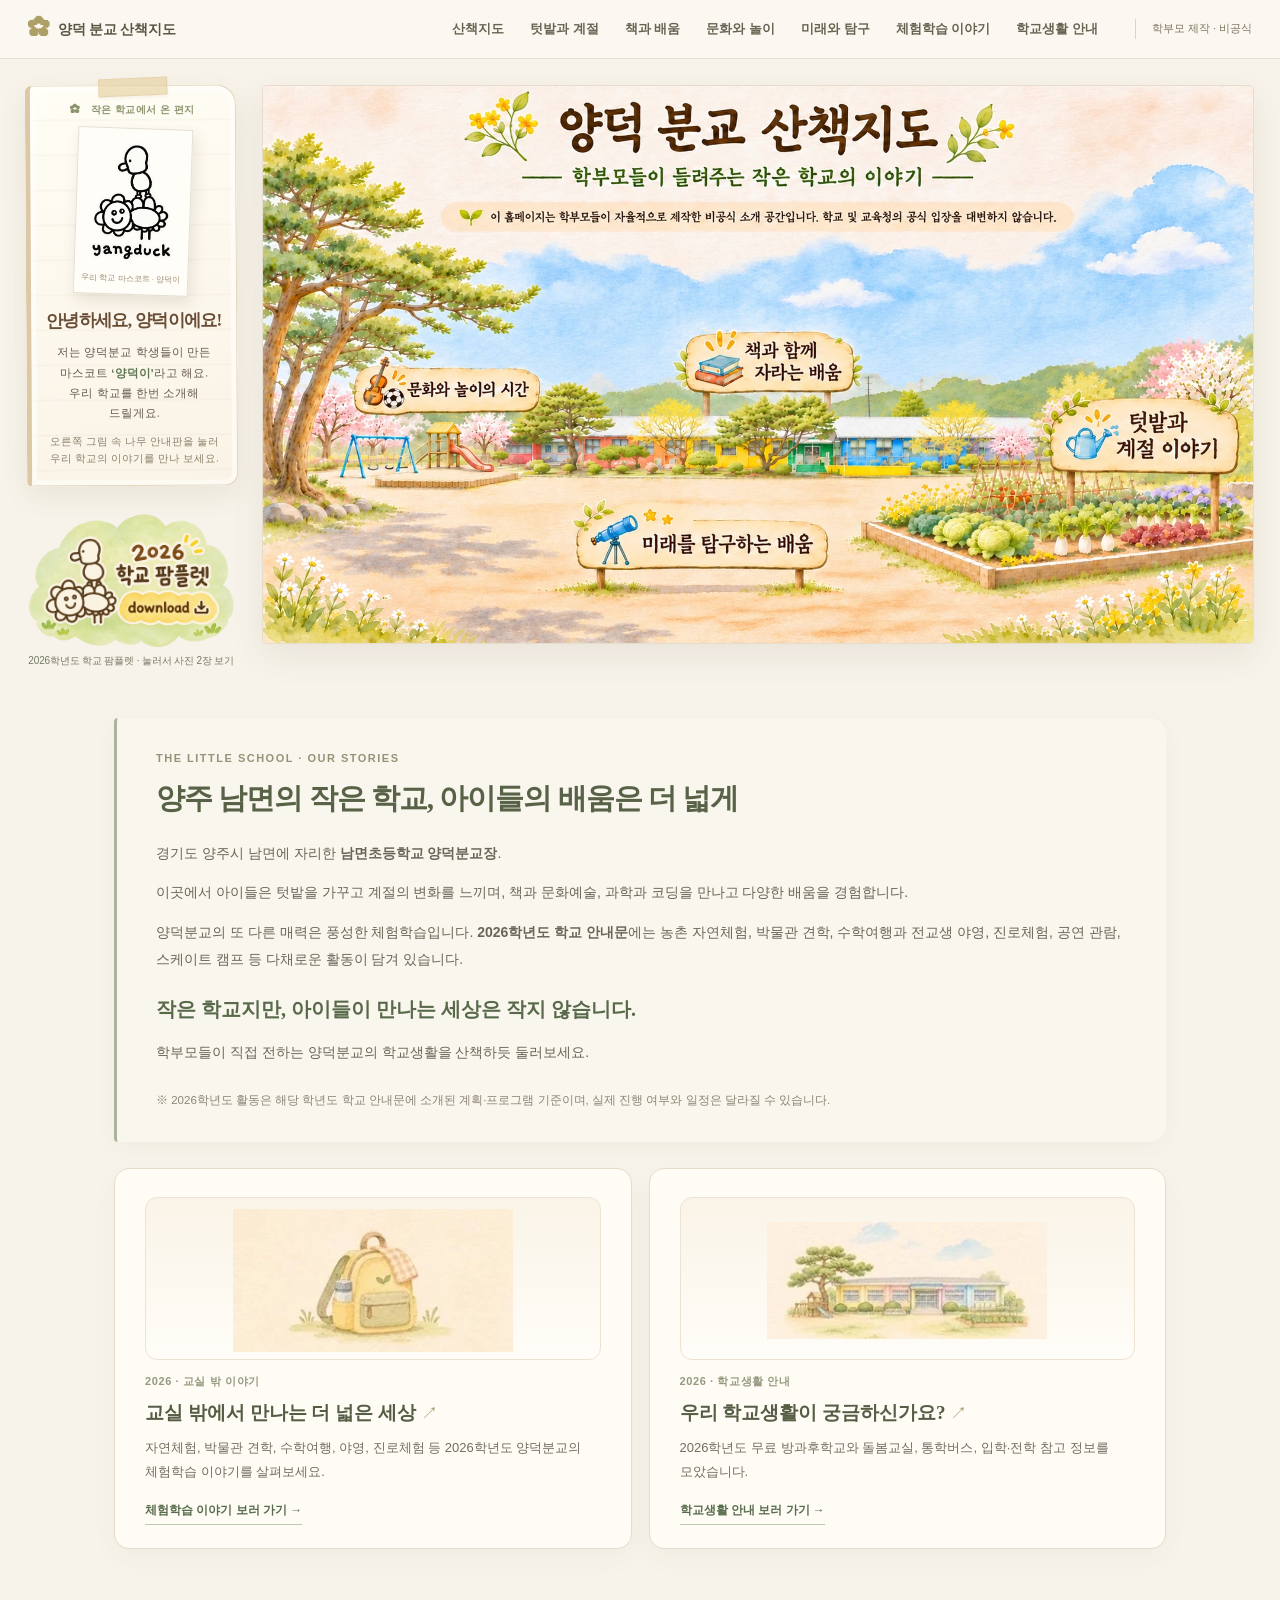
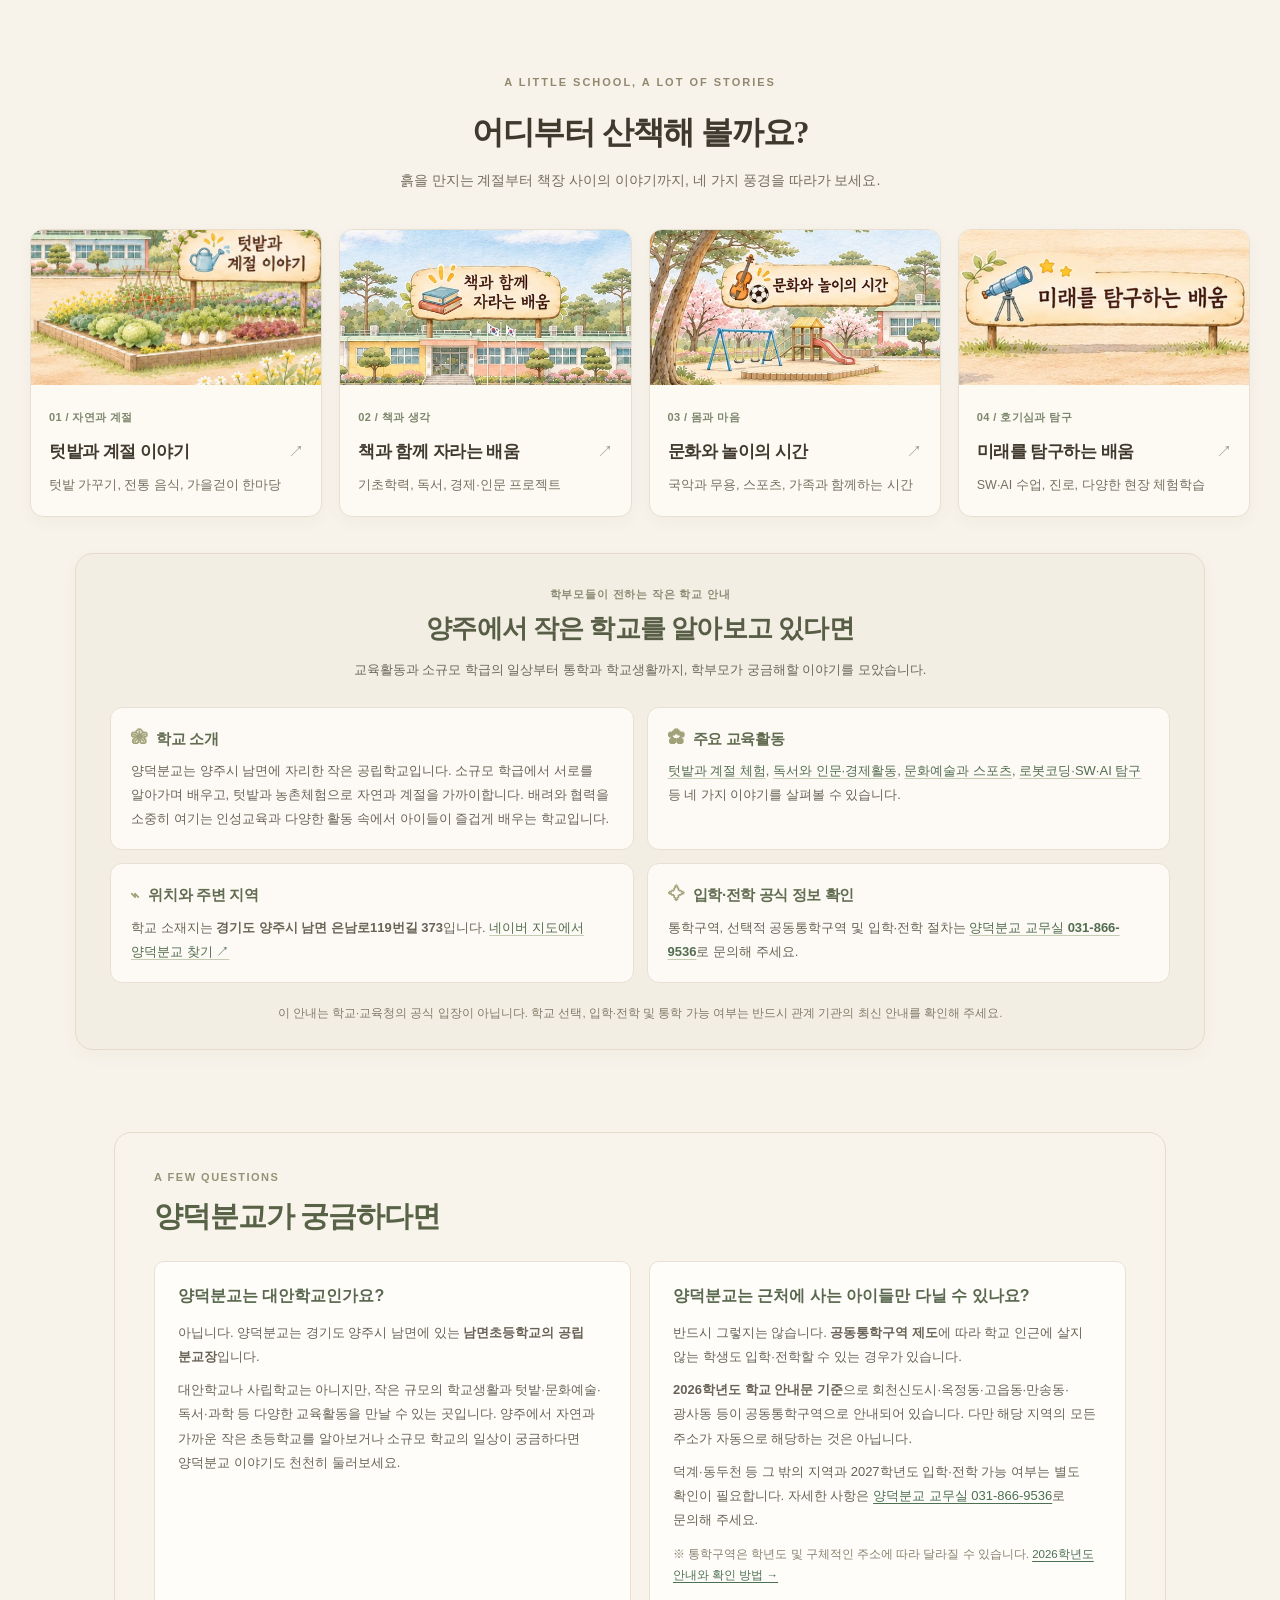
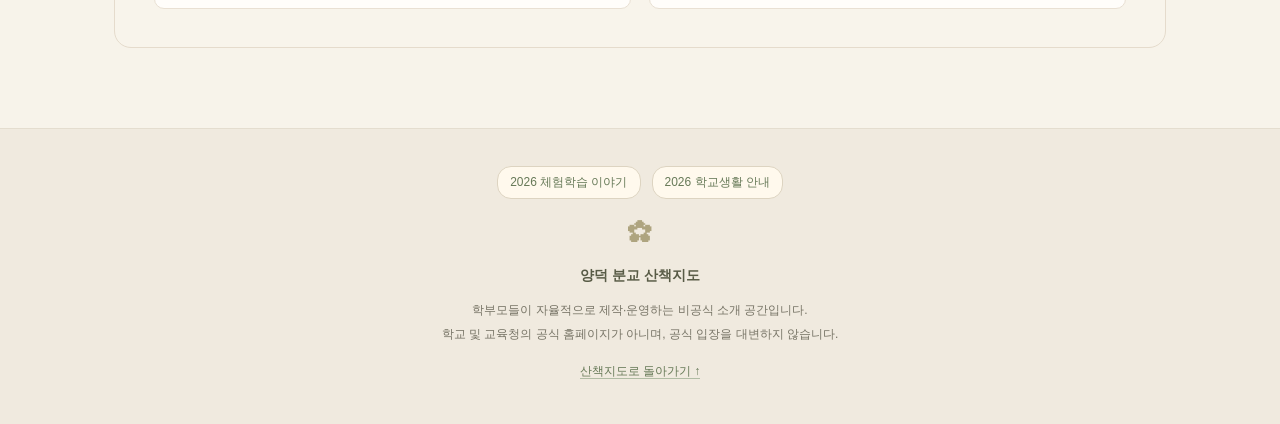
<file: index.html>
<!DOCTYPE html>

<html lang="ko">
<head>
<meta charset="utf-8"/>
<meta content="width=device-width, initial-scale=1" name="viewport"/>
<meta content="#f7f3ea" name="theme-color"/>
<title>양덕 분교 산책지도 | 양주 남면의 작은 공립 초등학교</title>
<meta content="양주시 남면의 공립 분교장 양덕분교. 텃밭교육과 농촌 자연체험, 수학여행과 야영 등 다양한 체험학습과 학교생활을 학부모의 시선으로 소개합니다." name="description"/>
<link href="styles.css?v=pc-pamphlet-sidebar-20261113" rel="stylesheet"/>
<link rel="canonical" href="https://yangdukparents.github.io/">
<meta property="og:type" content="website">
<meta property="og:locale" content="ko_KR">
<meta property="og:site_name" content="양덕 분교 산책지도">
<meta property="og:title" content="양덕 분교 산책지도 | 양주 남면의 작은 공립 초등학교">
<meta property="og:description" content="양주시 남면의 공립 분교장 양덕분교. 텃밭교육과 농촌 자연체험, 수학여행과 야영 등 다양한 체험학습과 학교생활을 학부모의 시선으로 소개합니다.">
<meta property="og:url" content="https://yangdukparents.github.io/">
<meta property="og:image" content="https://yangdukparents.github.io/assets/yangdeok-social-preview.jpg">
<meta property="og:image:width" content="1200">
<meta property="og:image:height" content="630">
<meta property="og:image:alt" content="양덕 분교 산책지도의 수채화 학교 전경">
<meta name="twitter:card" content="summary_large_image">
</head>
<body class="is-home">
<a class="skip-link" href="#main">본문 바로가기</a>
<header class="topbar">
<div class="topbar-inner">
<a aria-label="양덕 분교 산책지도 첫 화면" class="brand" href="index.html">
<span aria-hidden="true" class="brand-mark">✿</span>
<span>양덕 분교 산책지도</span>
</a>
<nav aria-label="사이트 메뉴" class="topnav">
<a data-nav="home" href="index.html">산책지도</a>
<a data-nav="garden" href="garden.html">텃밭과 계절</a>
<a data-nav="reading" href="reading.html">책과 배움</a>
<a data-nav="culture" href="culture.html">문화와 놀이</a>
<a data-nav="explore" href="explore.html">미래와 탐구</a>
<a data-nav="experience" href="experience-2026.html">체험학습 이야기</a><a data-nav="school-life" href="school-life-2026.html">학교생활 안내</a></nav>
<span class="unofficial-chip">학부모 제작 · 비공식</span>
</div>
</header>
<main id="main"><section class="page home-page" data-page="home" id="home-page"><h1 class="visually-hidden">양덕 분교 산책지도</h1>
<div class="map-frame">
<!-- Mobile artwork is independent from the desktop panorama.
             Text and links are HTML for readability and accessibility. -->
<div aria-label="양덕분교 모바일 학교 산책지도" class="mobile-poster">
<div class="mobile-poster-head">
<p class="mobile-poster-title"><span aria-hidden="true" class="heading-blossom">✿</span> 양덕 분교 산책지도 <span aria-hidden="true" class="heading-blossom">✿</span></p>
<p>학부모들이 들려주는 작은 학교의 이야기</p>
</div>
<p class="mobile-notice"><span aria-hidden="true">🌱</span><span>이 홈페이지는 학부모들이 자율적으로 제작·운영하는 <strong>비공식 소개 공간</strong>입니다. 학교 및 교육청의 공식 입장을 대변하지 않습니다.</span></p>
<figure class="mobile-scene">
<img alt="학부모가 그린 양덕분교 수채화 산책지도. 소나무와 꽃, 놀이터, 알록달록한 학교 건물, 배추와 무가 자라는 직사각형 텃밭." decoding="async" height="489" loading="lazy" src="assets/mobile-school-scene.webp" width="941"/>
</figure>
<nav aria-label="학교 활동 네 가지 이야기" class="mobile-action-grid">
<a aria-label="텃밭과 계절 이야기 보러 가기" class="mobile-action" href="garden.html">
<img alt="" aria-hidden="true" decoding="async" height="302" loading="lazy" src="assets/garden-icon-mobile.webp" width="720"/>
<span>텃밭과<br/>계절 이야기</span>
</a>
<a aria-label="책과 함께 자라는 배움 보러 가기" class="mobile-action" href="reading.html">
<img alt="" aria-hidden="true" decoding="async" height="270" loading="lazy" src="assets/reading-icon-mobile.webp" width="720"/>
<span>책과 함께<br/>자라는 배움</span>
</a>
<a aria-label="문화와 놀이의 시간 보러 가기" class="mobile-action" href="culture.html">
<img alt="" aria-hidden="true" decoding="async" height="354" loading="lazy" src="assets/culture-icon-mobile.webp" width="720"/>
<span>문화와<br/>놀이의 시간</span>
</a>
<a aria-label="미래를 탐구하는 배움 보러 가기" class="mobile-action" href="explore.html">
<img alt="" aria-hidden="true" decoding="async" height="317" loading="lazy" src="assets/explore-icon-mobile.webp" width="720"/>
<span>미래를<br/>탐구하는 배움</span>
</a>
</nav>
<div aria-label="2026학년도 안내 더 보기" class="mobile-special-grid">
<a class="mobile-special-card" href="experience-2026.html">
<img alt="노란 소풍 가방과 물통을 그린 수채화 삽화" aria-hidden="true" decoding="async" loading="lazy" src="assets/yangdeok-experience-picnic-backpack.webp"/>
<span class="mobile-special-kicker">2026 · 교실 밖 이야기</span>
<strong>체험학습 이야기</strong>
<span>자연체험, 박물관 견학, 수학여행과 야영 이야기</span>
</a>
<a class="mobile-special-card" href="school-life-2026.html">
<img alt="양덕분교 학교 건물을 그린 수채화 삽화" aria-hidden="true" decoding="async" loading="lazy" src="assets/yangdeok-school-life-watercolor-school.webp"/>
<span class="mobile-special-kicker">2026 · 학교생활 안내</span>
<strong>학교생활 안내</strong>
<span>무료 방과후, 돌봄교실, 통학버스와 입학 정보</span>
</a>
</div>
<section class="pamphlet-cta pamphlet-cta--mobile" aria-label="2026학년도 팜플렛 보기">
  <a class="pamphlet-trigger" href="assets/yangdeok-2026-school-pamphlet-outside.jpg" data-pamphlet-open aria-haspopup="dialog" aria-label="2026학년도 양덕분교 팜플렛 사진 두 장 보기">
    <img alt="양덕이 마스코트가 그려진 연두색 2026 학교 팜플렛 보기 스티커" src="assets/yangdeok-2026-pamphlet-button-mobile.webp" width="700" height="700" loading="lazy" decoding="async" />
  </a>
  <p>학교 팜플렛 사진 2장 보기 <span aria-hidden="true">↗</span></p>
</section>
<p class="mobile-poster-caption">아래 이야기 중 궁금한 활동을 눌러 둘러보세요.</p>
<div aria-hidden="true" class="mobile-flower-border">❀ · 🌿 · ❀</div><div class="mobile-intro-seo"><p>경기도 양주시 남면에 자리한 남면초등학교 양덕분교장. 이곳에서 아이들이 만나고 배우고 경험하는 학교생활을 학부모들의 시선으로 담았습니다.</p><p>텃밭과 계절의 변화, 책과 함께하는 배움, 문화와 놀이, 과학과 새로운 기술을 만나는 시간까지. 그림 속 안내판을 따라 작은 학교의 이야기를 둘러보세요.</p></div>
</div>
<div class="desktop-hero-layout">
<div class="desktop-side-column">
<aside aria-label="양덕이의 학교 소개" class="mascot-note">
<span class="mascot-note-kicker">✿   작은 학교에서 온 편지</span>
<figure class="mascot-polaroid">
<img alt="양덕분교 학생들이 직접 만든 마스코트 양덕이" decoding="async" height="870" loading="lazy" src="assets/yangdeok-mascot-student-drawn.webp" width="650"/>
<figcaption>우리 학교 마스코트 · 양덕이</figcaption>
</figure>
<div class="mascot-note-message">
<h2>안녕하세요, 양덕이에요!</h2>
<p>저는 양덕분교 학생들이 만든 마스코트 <strong>‘양덕이’</strong>라고 해요.<br/>우리 학교를 한번 소개해 드릴게요.</p>
<p class="mascot-note-small">오른쪽 그림 속 나무 안내판을 눌러<br/>우리 학교의 이야기를 만나 보세요.</p>
</div>
</aside>
<section class="pamphlet-cta pamphlet-cta--desktop" aria-label="2026학년도 팜플렛 보기">
  <a class="pamphlet-trigger" href="assets/yangdeok-2026-school-pamphlet-outside.jpg" data-pamphlet-open aria-haspopup="dialog" aria-label="2026학년도 양덕분교 팜플렛 사진 두 장 보기">
    <img alt="양덕이와 연두색 수채화 배경의 2026 학교 팜플렛 보기 스티커" src="assets/yangdeok-2026-pamphlet-button-desktop.webp" width="960" height="720" decoding="async" loading="lazy" />
  </a>
  <p>2026학년도 학교 팜플렛 · 눌러서 사진 2장 보기</p>
</section>
</div>
<div aria-label="PC용 수채화 학교 산책지도" class="map-scroll" role="region" tabindex="0">
<div class="map-canvas">
<img alt="양덕 분교 수채화 산책지도. 가운데 알록달록한 단층 학교 건물과 소나무, 왼쪽 놀이시설, 오른쪽 네모난 텃밭이 있으며 네 개의 나무 안내판이 그려져 있습니다." class="map-illustration" decoding="async" height="941" loading="lazy" src="assets/school-map.webp" width="1671"/>
<a aria-label="문화와 놀이의 시간 상세 페이지로 이동" class="hotspot culture-spot" href="culture.html"><span class="visually-hidden">문화와 놀이의 시간</span></a>
<a aria-label="책과 함께 자라는 배움 상세 페이지로 이동" class="hotspot reading-spot" href="reading.html"><span class="visually-hidden">책과 함께 자라는 배움</span></a>
<a aria-label="텃밭과 계절 이야기 상세 페이지로 이동" class="hotspot garden-spot" href="garden.html"><span class="visually-hidden">텃밭과 계절 이야기</span></a>
<a aria-label="미래를 탐구하는 배움 상세 페이지로 이동" class="hotspot explore-spot" href="explore.html"><span class="visually-hidden">미래를 탐구하는 배움</span></a>
</div>
</div>
</div>
<p class="map-hint"><span aria-hidden="true">☝</span> 그림 속 나무 안내판을 누르면 학교의 이야기가 열려요.</p>
</div><section aria-labelledby="feature-intro-title" class="school-feature-intro">
<div class="feature-intro-inner">
<span class="feature-kicker">THE LITTLE SCHOOL · OUR STORIES</span>
<h2 id="feature-intro-title">양주 남면의 작은 학교, 아이들의 배움은 더 넓게</h2>
<p>경기도 양주시 남면에 자리한 <strong>남면초등학교 양덕분교장</strong>.</p>
<p>이곳에서 아이들은 텃밭을 가꾸고 계절의 변화를 느끼며, 책과 문화예술, 과학과 코딩을 만나고 다양한 배움을 경험합니다.</p>
<p>양덕분교의 또 다른 매력은 풍성한 체험학습입니다. <strong>2026학년도 학교 안내문</strong>에는 농촌 자연체험, 박물관 견학, 수학여행과 전교생 야영, 진로체험, 공연 관람, 스케이트 캠프 등 다채로운 활동이 담겨 있습니다.</p>
<p class="feature-emphasis">작은 학교지만, 아이들이 만나는 세상은 작지 않습니다.</p>
<p>학부모들이 직접 전하는 양덕분교의 학교생활을 산책하듯 둘러보세요.</p>
<p class="feature-source-note">※ 2026학년도 활동은 해당 학년도 학교 안내문에 소개된 계획·프로그램 기준이며, 실제 진행 여부와 일정은 달라질 수 있습니다.</p>
</div>
</section>
<section aria-label="2026학년도 학교 안내 더 알아보기" class="feature-pathways">
<a class="feature-path feature-path-illustrated" href="experience-2026.html">
<div class="feature-path-visual">
<img alt="노란 소풍 가방과 물통을 그린 수채화 삽화" decoding="async" loading="lazy" src="assets/yangdeok-experience-picnic-backpack.webp"/>
</div>
<span class="feature-path-category">2026 · 교실 밖 이야기</span>
<span class="feature-path-name">교실 밖에서 만나는 더 넓은 세상 <span aria-hidden="true">↗</span></span>
<span class="feature-path-copy">자연체험, 박물관 견학, 수학여행, 야영, 진로체험 등 2026학년도 양덕분교의 체험학습 이야기를 살펴보세요.</span>
<span class="feature-path-action">체험학습 이야기 보러 가기 →</span>
</a>
<a class="feature-path feature-path-illustrated" href="school-life-2026.html">
<div class="feature-path-visual">
<img alt="양덕분교 학교 건물을 그린 수채화 삽화" decoding="async" loading="lazy" src="assets/yangdeok-school-life-watercolor-school.webp"/>
</div>
<span class="feature-path-category">2026 · 학교생활 안내</span>
<span class="feature-path-name">우리 학교생활이 궁금하신가요? <span aria-hidden="true">↗</span></span>
<span class="feature-path-copy">2026학년도 무료 방과후학교와 돌봄교실, 통학버스, 입학·전학 참고 정보를 모았습니다.</span>
<span class="feature-path-action">학교생활 안내 보러 가기 →</span>
</a>
</section>
<section aria-labelledby="story-heading" class="home-content">
<div class="section-heading">
<span class="eyebrow">A little school, a lot of stories</span>
<h2 id="story-heading">어디부터 산책해 볼까요?</h2>
<p>흙을 만지는 계절부터 책장 사이의 이야기까지, 네 가지 풍경을 따라가 보세요.</p>
</div>
<div class="story-grid">
<a class="story-card" href="garden.html" style="--story-accent:#91a77c">
<div class="story-photo"><img alt="수채화로 그린 푸릇한 텃밭과 농작물" decoding="async" loading="lazy" src="assets/garden.webp"/></div>
<div class="story-text"><span class="story-index">01 / 자연과 계절</span><h3>텃밭과 계절 이야기 <span aria-hidden="true">↗</span></h3><p>텃밭 가꾸기, 전통 음식, 가을걷이 한마당</p></div>
</a>
<a class="story-card" href="reading.html" style="--story-accent:#b9a079">
<div class="story-photo"><img alt="학교와 책 읽기 안내판의 수채화 그림" decoding="async" loading="lazy" src="assets/reading.webp"/></div>
<div class="story-text"><span class="story-index">02 / 책과 생각</span><h3>책과 함께 자라는 배움 <span aria-hidden="true">↗</span></h3><p>기초학력, 독서, 경제·인문 프로젝트</p></div>
</a>
<a class="story-card" href="culture.html" style="--story-accent:#c1a08c">
<div class="story-photo"><img alt="나무와 놀이터, 바이올린과 공이 그려진 수채화 그림" decoding="async" loading="lazy" src="assets/culture.webp"/></div>
<div class="story-text"><span class="story-index">03 / 몸과 마음</span><h3>문화와 놀이의 시간 <span aria-hidden="true">↗</span></h3><p>국악과 무용, 스포츠, 가족과 함께하는 시간</p></div>
</a>
<a class="story-card" href="explore.html" style="--story-accent:#95a7ac">
<div class="story-photo"><img alt="망원경 그림이 있는 미래 탐구 안내판의 수채화 그림" decoding="async" loading="lazy" src="assets/explore.webp"/></div>
<div class="story-text"><span class="story-index">04 / 호기심과 탐구</span><h3>미래를 탐구하는 배움 <span aria-hidden="true">↗</span></h3><p>SW·AI 수업, 진로, 다양한 현장 체험학습</p></div>
</a>
</div>
</section><section aria-labelledby="school-guide-heading" class="school-guide">
<div class="school-guide-shell">
<div class="school-guide-heading">
<span class="school-guide-kicker">학부모들이 전하는 작은 학교 안내</span>
<h2 id="school-guide-heading">양주에서 작은 학교를 알아보고 있다면</h2>
<p>교육활동과 소규모 학급의 일상부터 통학과 학교생활까지, 학부모가 궁금해할 이야기를 모았습니다.</p>
</div>
<div class="school-guide-grid">
<section aria-labelledby="school-about-title" class="school-guide-item">
<h3 id="school-about-title"><span aria-hidden="true">❀</span> 학교 소개</h3>
<p>양덕분교는 양주시 남면에 자리한 작은 공립학교입니다. 소규모 학급에서 서로를 알아가며 배우고, 텃밭과 농촌체험으로 자연과 계절을 가까이합니다. 배려와 협력을 소중히 여기는 인성교육과 다양한 활동 속에서 아이들이 즐겁게 배우는 학교입니다.</p>
</section>
<section aria-labelledby="school-activities-title" class="school-guide-item">
<h3 id="school-activities-title"><span aria-hidden="true">✿</span> 주요 교육활동</h3>
<p><a href="garden.html">텃밭과 계절 체험</a>, <a href="reading.html">독서와 인문·경제활동</a>, <a href="culture.html">문화예술과 스포츠</a>, <a href="explore.html">로봇코딩·SW·AI 탐구</a> 등 네 가지 이야기를 살펴볼 수 있습니다.</p>
</section>
<section aria-labelledby="school-location-title" class="school-guide-item">
<h3 id="school-location-title"><span aria-hidden="true">⌁</span> 위치와 주변 지역</h3>
<p>학교 소재지는 <strong>경기도 양주시 남면 은남로119번길 373</strong>입니다. <a href="https://map.naver.com/p/search/%EB%82%A8%EB%A9%B4%EC%B4%88%EB%93%B1%ED%95%99%EA%B5%90%EC%96%91%EB%8D%95%EB%B6%84%EA%B5%90%EC%9E%A5" rel="noopener noreferrer" target="_blank">네이버 지도에서 양덕분교 찾기 ↗</a></p>
</section>
<section aria-labelledby="school-admission-title" class="school-guide-item">
<h3 id="school-admission-title"><span aria-hidden="true">✧</span> 입학·전학 공식 정보 확인</h3>
<p>통학구역, 선택적 공동통학구역 및 입학·전학 절차는 <a href="tel:0318669536">양덕분교 교무실 <strong>031-866-9536</strong></a>로 문의해 주세요.</p>
</section>
</div>
<p class="school-guide-disclaimer">이 안내는 학교·교육청의 공식 입장이 아닙니다. 학교 선택, 입학·전학 및 통학 가능 여부는 반드시 관계 기관의 최신 안내를 확인해 주세요.</p>
</div>
</section>
<section aria-labelledby="faq-title" class="school-faq">
<div class="school-faq-inner">
<span class="feature-kicker">A FEW QUESTIONS</span>
<h2 id="faq-title">양덕분교가 궁금하다면</h2>
<div class="faq-stack">
<article class="faq-note"><h3>양덕분교는 대안학교인가요?</h3>
<p>아닙니다. 양덕분교는 경기도 양주시 남면에 있는 <strong>남면초등학교의 공립 분교장</strong>입니다.</p>
<p>대안학교나 사립학교는 아니지만, 작은 규모의 학교생활과 텃밭·문화예술·독서·과학 등 다양한 교육활동을 만날 수 있는 곳입니다. 양주에서 자연과 가까운 작은 초등학교를 알아보거나 소규모 학교의 일상이 궁금하다면 양덕분교 이야기도 천천히 둘러보세요.</p>
</article>
<article class="faq-note"><h3>양덕분교는 근처에 사는 아이들만 다닐 수 있나요?</h3>
<p>반드시 그렇지는 않습니다. <strong>공동통학구역 제도</strong>에 따라 학교 인근에 살지 않는 학생도 입학·전학할 수 있는 경우가 있습니다.</p>
<p><strong>2026학년도 학교 안내문 기준</strong>으로 회천신도시·옥정동·고읍동·만송동·광사동 등이 공동통학구역으로 안내되어 있습니다. 다만 해당 지역의 모든 주소가 자동으로 해당하는 것은 아닙니다.</p>
<p>덕계·동두천 등 그 밖의 지역과 2027학년도 입학·전학 가능 여부는 별도 확인이 필요합니다. 자세한 사항은 <a href="tel:0318669536">양덕분교 교무실 031-866-9536</a>로 문의해 주세요.</p>
<p class="faq-footnote">※ 통학구역은 학년도 및 구체적인 주소에 따라 달라질 수 있습니다. <a href="school-life-2026.html#admission">2026학년도 안내와 확인 방법 →</a></p>
</article>
</div>
</div>
</section>
</section></main>
<footer class="site-footer">
<nav aria-label="학교 안내 더 보기" class="footer-shortcuts"><a href="experience-2026.html">2026 체험학습 이야기</a><a href="school-life-2026.html">2026 학교생활 안내</a></nav>
<div aria-hidden="true" class="footer-flower">✿</div>
<strong>양덕 분교 산책지도</strong>
<p>학부모들이 자율적으로 제작·운영하는 비공식 소개 공간입니다.<br/>학교 및 교육청의 공식 홈페이지가 아니며, 공식 입장을 대변하지 않습니다.</p>
<a href="index.html">산책지도로 돌아가기 ↑</a>
</footer>
<dialog class="pamphlet-dialog" id="pamphlet-dialog" aria-labelledby="pamphlet-dialog-title">
  <div class="pamphlet-dialog-layout">
    <header class="pamphlet-dialog-heading">
      <div>
        <span class="pamphlet-dialog-kicker">2026 SCHOOL PAMPHLET</span>
        <h2 id="pamphlet-dialog-title">2026학년도 양덕분교 학교 팜플렛</h2>
      </div>
      <button type="button" class="pamphlet-dialog-close" data-pamphlet-close aria-label="팜플렛 닫기">✕</button>
    </header>
    <nav class="pamphlet-dialog-tabs" aria-label="팜플렛 사진 선택">
      <button type="button" data-pamphlet-page="outside" aria-pressed="true">앞면 · 학교 소개</button>
      <button type="button" data-pamphlet-page="inside" aria-pressed="false">뒷면 · 교육활동</button>
    </nav>
    <figure class="pamphlet-dialog-figure">
      <img id="pamphlet-dialog-image" alt="2026학년도 양덕분교 학교 팜플렛 앞면: 학교 소개, 운영 안내, QR코드" width="1536" height="1115" />
      <figcaption id="pamphlet-dialog-caption">사진을 누르면 원본 크기로 크게 볼 수 있습니다.</figcaption>
    </figure>
    <div class="pamphlet-dialog-actions">
      <a class="pamphlet-dialog-open" id="pamphlet-open-original" href="assets/yangdeok-2026-school-pamphlet-outside.jpg" target="_blank" rel="noopener noreferrer">원본 크게 보기 ↗</a>
      <a class="pamphlet-dialog-download" id="pamphlet-download" href="assets/yangdeok-2026-school-pamphlet-outside.jpg" download="yangdeok-2026-school-pamphlet-outside.jpg">이 사진 저장 ↓</a>
    </div>
    <p class="pamphlet-dialog-footnote">2026학년도 안내 자료입니다. 프로그램·통학·지원 사항은 실제 운영 시 변경될 수 있으며, 이 사이트는 학부모가 제작한 비공식 안내 공간입니다.</p>
  </div>
</dialog>
<script>
(() => {
  const dialog = document.getElementById('pamphlet-dialog');
  if (!dialog || typeof dialog.showModal !== 'function') return;
  const picture = document.getElementById('pamphlet-dialog-image');
  const original = document.getElementById('pamphlet-open-original');
  const download = document.getElementById('pamphlet-download');
  const pageButtons = [...dialog.querySelectorAll('[data-pamphlet-page]')];
  const pages = {
    outside: {
      src: 'assets/yangdeok-2026-school-pamphlet-outside.jpg',
      alt: '2026학년도 양덕분교 학교 팜플렛 앞면: 학교 소개와 2026년 주요 운영 안내',
      name: 'yangdeok-2026-school-pamphlet-outside.jpg'
    },
    inside: {
      src: 'assets/yangdeok-2026-school-pamphlet-inside.jpg',
      alt: '2026학년도 양덕분교 학교 팜플렛 뒷면: 텃밭, 독서, 문화예술 등 교육활동 소개',
      name: 'yangdeok-2026-school-pamphlet-inside.jpg'
    }
  };
  let current = 'outside';
  const select = (which) => {
    if (!pages[which]) return;
    current = which;
    const page = pages[which];
    picture.src = page.src;
    picture.alt = page.alt;
    original.href = page.src;
    download.href = page.src;
    download.download = page.name;
    pageButtons.forEach(b => b.setAttribute('aria-pressed', String(b.dataset.pamphletPage === which)));
  };
  document.querySelectorAll('[data-pamphlet-open]').forEach(a => a.addEventListener('click', e => {
    e.preventDefault();
    select('outside');
    dialog.showModal();
  }));
  pageButtons.forEach(b => b.addEventListener('click', () => select(b.dataset.pamphletPage)));
  dialog.querySelector('[data-pamphlet-close]').addEventListener('click', () => dialog.close());
  dialog.addEventListener('click', (e) => { if (e.target === dialog) dialog.close(); });
  dialog.addEventListener('keydown', (e) => {
    if (e.key === 'ArrowRight' || e.key === 'ArrowLeft') {
      e.preventDefault();
      select(current === 'outside' ? 'inside' : 'outside');
    }
  });
  picture.addEventListener('click', () => window.open(pages[current].src, '_blank', 'noopener'));
})();
</script>
</body></html>
</file>
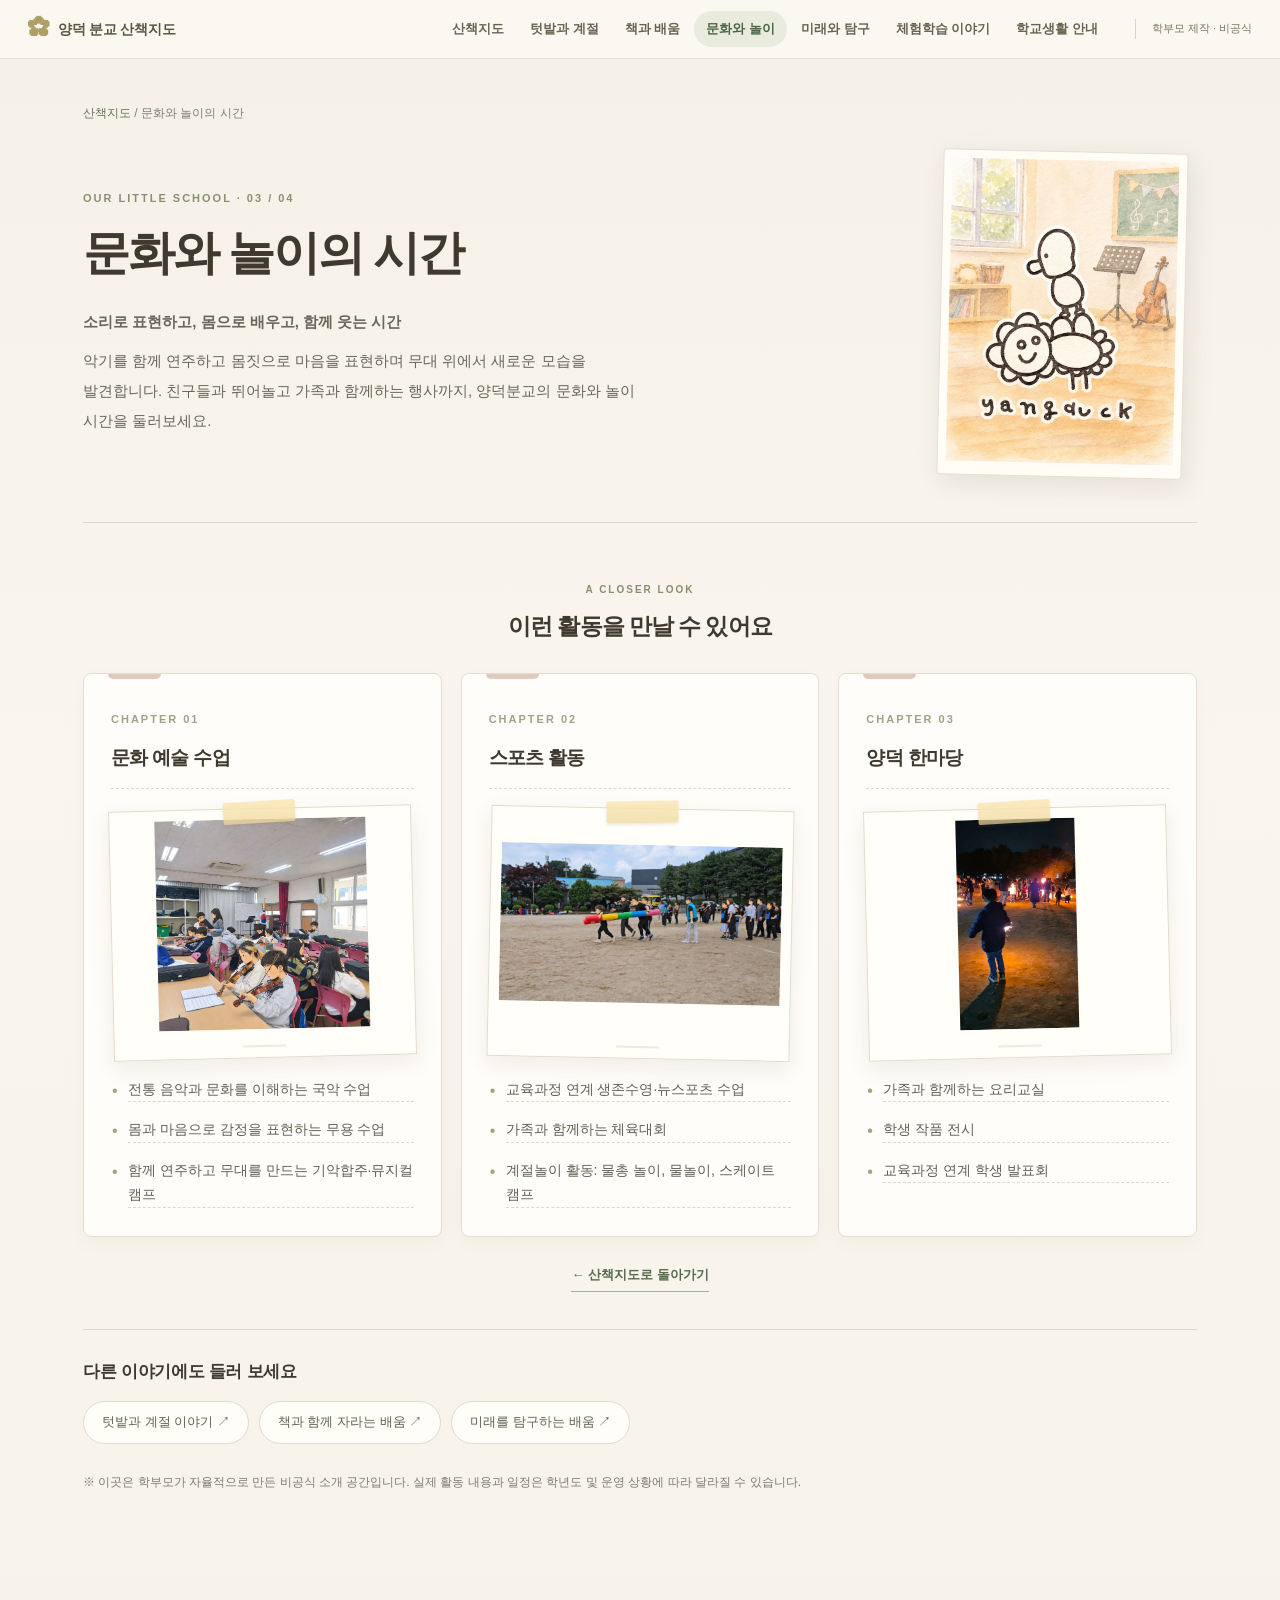
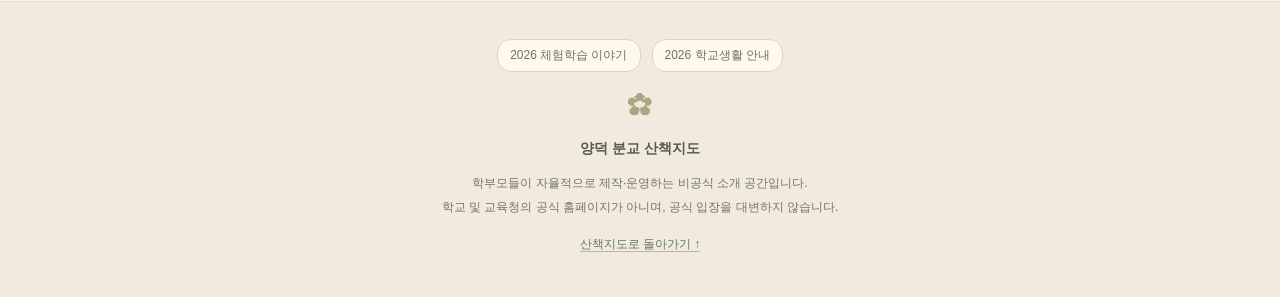
<file: culture.html>
<!DOCTYPE html>

<html lang="ko">
<head>
<meta charset="utf-8"/>
<meta content="width=device-width, initial-scale=1" name="viewport"/>
<meta content="#f7f3ea" name="theme-color"/>
<title>양덕분교 국악·무용·문화예술 체험 이야기</title>
<meta content="양덕분교의 국악과 무용, 기악합주와 뮤지컬, 체육활동과 계절놀이 등 양주 작은학교의 다양한 문화예술 활동을 소개합니다." name="description"/>
<link href="styles.css" rel="stylesheet"/>
<link rel="canonical" href="https://yangdukparents.github.io/culture.html">
<meta property="og:type" content="website">
<meta property="og:locale" content="ko_KR">
<meta property="og:site_name" content="양덕 분교 산책지도">
<meta property="og:title" content="양덕분교 국악·무용·문화예술 체험 이야기">
<meta property="og:description" content="양덕분교의 국악과 무용, 기악합주와 뮤지컬, 체육활동과 계절놀이 등 양주 작은학교의 다양한 문화예술 활동을 소개합니다.">
<meta property="og:url" content="https://yangdukparents.github.io/culture.html">
<meta property="og:image" content="https://yangdukparents.github.io/assets/yangdeok-social-preview.jpg">
<meta property="og:image:width" content="1200">
<meta property="og:image:height" content="630">
<meta property="og:image:alt" content="양덕 분교 산책지도의 수채화 학교 전경">
<meta name="twitter:card" content="summary_large_image">
</head>
<body class="is-detail">
<a class="skip-link" href="#main">본문 바로가기</a>
<header class="topbar">
<div class="topbar-inner">
<a aria-label="양덕 분교 산책지도 첫 화면" class="brand" href="index.html">
<span aria-hidden="true" class="brand-mark">✿</span>
<span>양덕 분교 산책지도</span>
</a>
<nav aria-label="사이트 메뉴" class="topnav">
<a data-nav="home" href="index.html">산책지도</a>
<a data-nav="garden" href="garden.html">텃밭과 계절</a>
<a data-nav="reading" href="reading.html">책과 배움</a>
<a aria-current="page" data-nav="culture" href="culture.html">문화와 놀이</a>
<a data-nav="explore" href="explore.html">미래와 탐구</a>
<a data-nav="experience" href="experience-2026.html">체험학습 이야기</a><a data-nav="school-life" href="school-life-2026.html">학교생활 안내</a></nav>
<span class="unofficial-chip">학부모 제작 · 비공식</span>
</div>
</header>
<main id="main"><section class="page detail-page">
<div class="detail-container">
<nav aria-label="현재 위치" class="breadcrumb"><a href="index.html">산책지도</a> <span aria-hidden="true">/</span> 문화와 놀이의 시간</nav>
<div class="detail-hero">
<div class="hero-copy">
<span class="eyebrow">OUR LITTLE SCHOOL · 03 / 04</span>
<h1>문화와 놀이의 시간</h1>
<p><strong>소리로 표현하고, 몸으로 배우고, 함께 웃는 시간</strong></p>
<p>악기를 함께 연주하고 몸짓으로 마음을 표현하며 무대 위에서 새로운 모습을 발견합니다. 친구들과 뛰어놀고 가족과 함께하는 행사까지, 양덕분교의 문화와 놀이 시간을 둘러보세요.</p>
</div>
<figure class="hero-picture"><img alt="수채화로 그린 음악실과 양덕 캐릭터, 악기와 칠판" decoding="async" height="900" src="assets/yangdeok-culture-music-room-watercolor.webp?v=20261113-opt1" width="675"/></figure>
</div>
<div class="activity-heading"><span class="eyebrow">A CLOSER LOOK</span><p class="activity-heading-label">이런 활동을 만날 수 있어요</p></div>
<div class="activity-grid"><article class="activity-card" style="--accent:#c5a392">
<span class="activity-num">CHAPTER 01</span>
<h2>문화 예술 수업</h2>
<figure class="activity-photo polaroid-note rotate-left">
<img alt="교실에서 어린이들이 바이올린을 함께 배우고 연습하는 모습" decoding="async" height="1254" loading="lazy" src="assets/yangdeok-culture-music-class.webp" width="1254"/>
</figure>
<ul><li><h3>전통 음악과 문화를 이해하는 국악 수업</h3></li><li><h3>몸과 마음으로 감정을 표현하는 무용 수업</h3></li><li><h3>함께 연주하고 무대를 만드는 기악합주·뮤지컬 캠프</h3></li></ul>
</article>
<article class="activity-card" style="--accent:#c5a392">
<span class="activity-num">CHAPTER 02</span>
<h2>스포츠 활동</h2>
<figure class="activity-photo polaroid-note rotate-right">
<img alt="학교 운동장에서 어린이들이 함께 협동 운동 활동에 참여하는 모습" decoding="async" height="844" loading="lazy" src="assets/yangdeok-culture-sports-day.webp" width="1500"/>
</figure>
<ul><li><h3>교육과정 연계 생존수영·뉴스포츠 수업</h3></li><li><h3>가족과 함께하는 체육대회</h3></li><li><h3>계절놀이 활동: 물총 놀이, 물놀이, 스케이트 캠프</h3></li></ul>
</article>
<article class="activity-card" style="--accent:#c5a392">
<span class="activity-num">CHAPTER 03</span>
<h2>양덕 한마당</h2>
<figure class="activity-photo polaroid-note rotate-left">
<img alt="밤에 학교 운동장에서 어린이와 어른들이 함께 모여 행사에 참여하는 모습" decoding="async" height="1500" loading="lazy" src="assets/yangdeok-culture-family-festival.webp" width="844"/>
</figure>
<ul><li><h3>가족과 함께하는 요리교실</h3></li><li><h3>학생 작품 전시</h3></li><li><h3>교육과정 연계 학생 발표회</h3></li></ul>
</article></div>
<div class="detail-bottom-return"><a class="return-link" href="index.html">← 산책지도로 돌아가기</a></div>
<nav aria-label="다른 활동 이야기" class="other-stories"><h2>다른 이야기에도 들러 보세요</h2><div class="other-links"><a href="garden.html">텃밭과 계절 이야기 <span aria-hidden="true">↗</span></a><a href="reading.html">책과 함께 자라는 배움 <span aria-hidden="true">↗</span></a><a href="explore.html">미래를 탐구하는 배움 <span aria-hidden="true">↗</span></a></div></nav>
<p class="disclosure-note">※ 이곳은 학부모가 자율적으로 만든 비공식 소개 공간입니다. 실제 활동 내용과 일정은 학년도 및 운영 상황에 따라 달라질 수 있습니다.</p>
</div>
</section></main>
<footer class="site-footer">
<nav aria-label="학교 안내 더 보기" class="footer-shortcuts"><a href="experience-2026.html">2026 체험학습 이야기</a><a href="school-life-2026.html">2026 학교생활 안내</a></nav>
<div aria-hidden="true" class="footer-flower">✿</div>
<strong>양덕 분교 산책지도</strong>
<p>학부모들이 자율적으로 제작·운영하는 비공식 소개 공간입니다.<br/>학교 및 교육청의 공식 홈페이지가 아니며, 공식 입장을 대변하지 않습니다.</p>
<a href="index.html">산책지도로 돌아가기 ↑</a>
</footer>
</body></html>
</file>
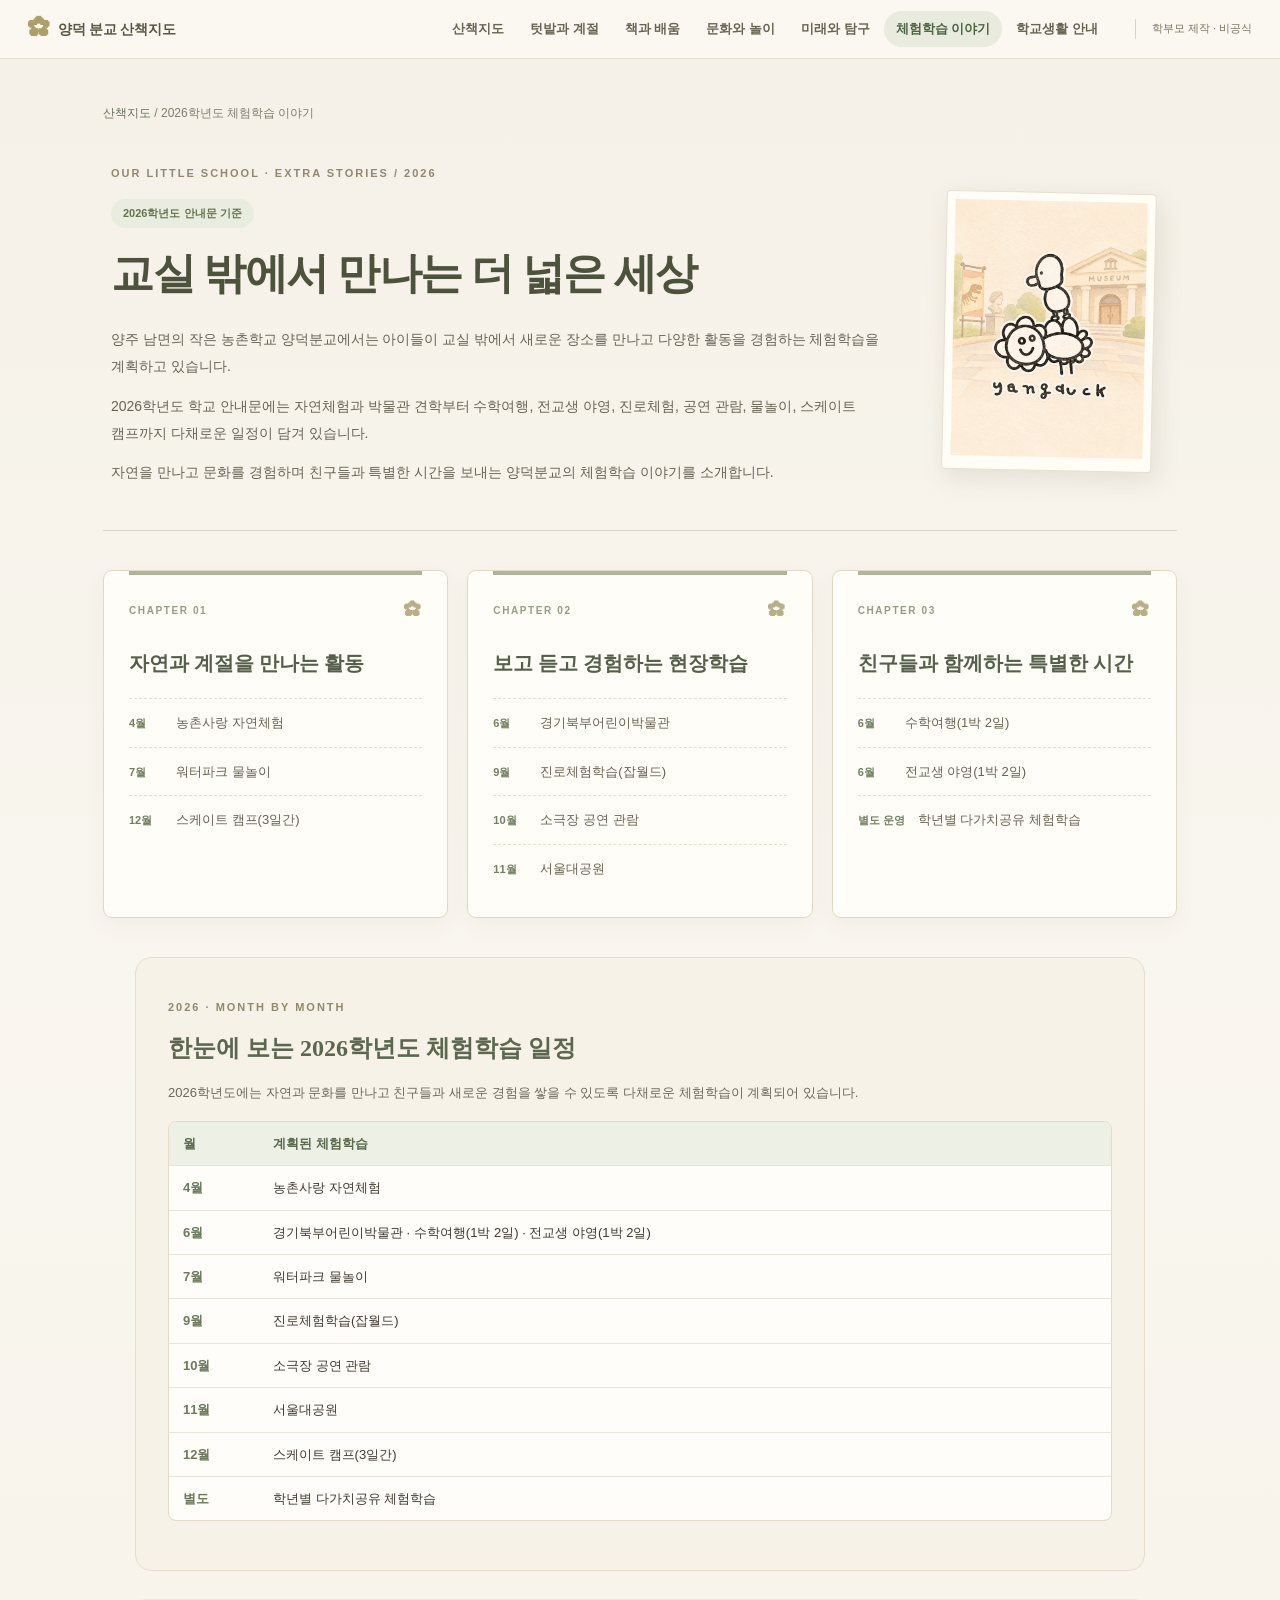
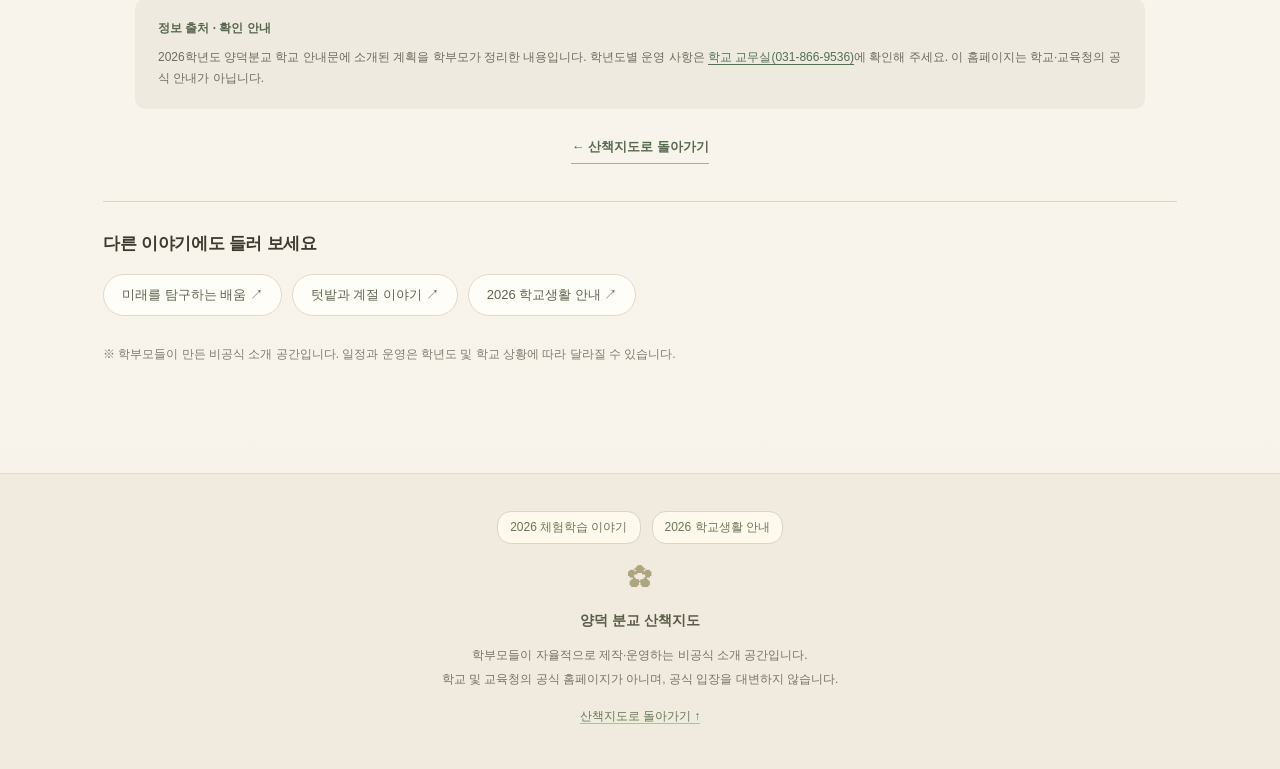
<file: experience-2026.html>
<!DOCTYPE html>

<html lang="ko"><head>
<meta charset="utf-8"/><meta content="width=device-width, initial-scale=1" name="viewport"/>
<meta content="#f7f3ea" name="theme-color"/>
<title>양주 작은학교의 체험학습·수학여행·야영 | 양덕분교</title>
<meta content="2026학년도 양덕분교 체험학습 안내. 농촌 자연체험, 박물관 견학, 수학여행과 전교생 야영, 잡월드, 서울대공원과 스케이트 캠프 등을 소개합니다." name="description"/>
<link href="styles.css" rel="stylesheet"/>
<link rel="canonical" href="https://yangdukparents.github.io/experience-2026.html">
<meta property="og:type" content="website">
<meta property="og:locale" content="ko_KR">
<meta property="og:site_name" content="양덕 분교 산책지도">
<meta property="og:title" content="양주 작은학교의 체험학습·수학여행·야영 | 양덕분교">
<meta property="og:description" content="2026학년도 양덕분교 체험학습 안내. 농촌 자연체험, 박물관 견학, 수학여행과 전교생 야영, 잡월드, 서울대공원과 스케이트 캠프 등을 소개합니다.">
<meta property="og:url" content="https://yangdukparents.github.io/experience-2026.html">
<meta property="og:image" content="https://yangdukparents.github.io/assets/yangdeok-social-preview.jpg">
<meta property="og:image:width" content="1200">
<meta property="og:image:height" content="630">
<meta property="og:image:alt" content="양덕 분교 산책지도의 수채화 학교 전경">
<meta name="twitter:card" content="summary_large_image">
</head><body class="is-detail is-guide-detail"><a class="skip-link" href="#main">본문 바로가기</a>
<header class="topbar">
<div class="topbar-inner">
<a aria-label="양덕 분교 산책지도 첫 화면" class="brand" href="index.html">
<span aria-hidden="true" class="brand-mark">✿</span>
<span>양덕 분교 산책지도</span>
</a>
<nav aria-label="사이트 메뉴" class="topnav">
<a data-nav="home" href="index.html">산책지도</a>
<a data-nav="garden" href="garden.html">텃밭과 계절</a>
<a data-nav="reading" href="reading.html">책과 배움</a>
<a data-nav="culture" href="culture.html">문화와 놀이</a>
<a data-nav="explore" href="explore.html">미래와 탐구</a>
<a aria-current="page" data-nav="experience" href="experience-2026.html">체험학습 이야기</a><a data-nav="school-life" href="school-life-2026.html">학교생활 안내</a></nav>
<span class="unofficial-chip">학부모 제작 · 비공식</span>
</div>
</header>
<main id="main"><article class="page detail-page"><div class="detail-container guide-container">
<nav aria-label="현재 위치" class="breadcrumb"><a href="index.html">산책지도</a> <span aria-hidden="true">/</span> 2026학년도 체험학습 이야기</nav>
<header class="guide-intro guide-intro-with-photo">
<div class="guide-intro-copy">
<span class="eyebrow">OUR LITTLE SCHOOL · EXTRA STORIES / 2026</span>
<span class="guide-year">2026학년도 안내문 기준</span>
<h1>교실 밖에서 만나는 더 넓은 세상</h1>
<p>양주 남면의 작은 농촌학교 양덕분교에서는 아이들이 교실 밖에서 새로운 장소를 만나고 다양한 활동을 경험하는 체험학습을 계획하고 있습니다.</p>
<p>2026학년도 학교 안내문에는 자연체험과 박물관 견학부터 수학여행, 전교생 야영, 진로체험, 공연 관람, 물놀이, 스케이트 캠프까지 다채로운 일정이 담겨 있습니다.</p>
<p>자연을 만나고 문화를 경험하며 친구들과 특별한 시간을 보내는 양덕분교의 체험학습 이야기를 소개합니다.</p>
</div>
<figure class="guide-polaroid-photo"><img alt="박물관 앞 양덕 캐릭터와 꽃 친구를 표현한 수채화 삽화" decoding="async" height="800" loading="eager" src="assets/yangdeok-experience-museum-character.webp?v=20261113-opt1" width="600"/></figure>
</header>
<section aria-label="2026 체험학습 활동 묶음" class="guide-chapters">
<section class="guide-chapter"><div class="chapter-tab"><span>CHAPTER 01</span><span aria-hidden="true">✿</span></div><h2>자연과 계절을 만나는 활동</h2>
<ul class="chapter-activity-list"><li><strong>4월</strong><span>농촌사랑 자연체험</span></li><li><strong>7월</strong><span>워터파크 물놀이</span></li><li><strong>12월</strong><span>스케이트 캠프(3일간)</span></li></ul>
</section>
<section class="guide-chapter"><div class="chapter-tab"><span>CHAPTER 02</span><span aria-hidden="true">✿</span></div><h2>보고 듣고 경험하는 현장학습</h2>
<ul class="chapter-activity-list"><li><strong>6월</strong><span>경기북부어린이박물관</span></li><li><strong>9월</strong><span>진로체험학습(잡월드)</span></li><li><strong>10월</strong><span>소극장 공연 관람</span></li><li><strong>11월</strong><span>서울대공원</span></li></ul>
</section>
<section class="guide-chapter"><div class="chapter-tab"><span>CHAPTER 03</span><span aria-hidden="true">✿</span></div><h2>친구들과 함께하는 특별한 시간</h2>
<ul class="chapter-activity-list"><li><strong>6월</strong><span>수학여행(1박 2일)</span></li><li><strong>6월</strong><span>전교생 야영(1박 2일)</span></li><li><strong>별도 운영</strong><span>학년별 다가치공유 체험학습</span></li></ul>
</section>
</section>
<section aria-labelledby="timeline-title" class="guide-timeline"><span class="eyebrow">2026 · MONTH BY MONTH</span><h2 id="timeline-title">한눈에 보는 2026학년도 체험학습 일정</h2>
<p class="guide-small-note">2026학년도에는 자연과 문화를 만나고 친구들과 새로운 경험을 쌓을 수 있도록 다채로운 체험학습이 계획되어 있습니다.</p>
<div class="guide-table-scroll"><table class="guide-table"><caption class="visually-hidden">2026학년도 학교 안내문 기준 월별 체험학습 계획</caption><thead><tr><th scope="col">월</th><th scope="col">계획된 체험학습</th></tr></thead><tbody>
<tr><th scope="row">4월</th><td>농촌사랑 자연체험</td></tr>
<tr><th scope="row">6월</th><td>경기북부어린이박물관 · 수학여행(1박 2일) · 전교생 야영(1박 2일)</td></tr>
<tr><th scope="row">7월</th><td>워터파크 물놀이</td></tr>
<tr><th scope="row">9월</th><td>진로체험학습(잡월드)</td></tr>
<tr><th scope="row">10월</th><td>소극장 공연 관람</td></tr>
<tr><th scope="row">11월</th><td>서울대공원</td></tr>
<tr><th scope="row">12월</th><td>스케이트 캠프(3일간)</td></tr>
<tr><th scope="row">별도</th><td>학년별 다가치공유 체험학습</td></tr>
</tbody></table></div>

</section>
<div class="guide-source-note"><strong>정보 출처 · 확인 안내</strong><p>2026학년도 양덕분교 학교 안내문에 소개된 계획을 학부모가 정리한 내용입니다. 학년도별 운영 사항은 <a href="tel:0318669536">학교 교무실(031-866-9536)</a>에 확인해 주세요. 이 홈페이지는 학교·교육청의 공식 안내가 아닙니다.</p></div>
<div class="detail-bottom-return"><a class="return-link" href="index.html">← 산책지도로 돌아가기</a></div>
<nav aria-label="다른 활동 이야기" class="other-stories"><h2>다른 이야기에도 들러 보세요</h2><div class="other-links"><a href="explore.html">미래를 탐구하는 배움 ↗</a><a href="garden.html">텃밭과 계절 이야기 ↗</a><a href="school-life-2026.html">2026 학교생활 안내 ↗</a></div></nav>
<p class="disclosure-note">※ 학부모들이 만든 비공식 소개 공간입니다. 일정과 운영은 학년도 및 학교 상황에 따라 달라질 수 있습니다.</p>
</div></article></main>
<footer class="site-footer">
<nav aria-label="학교 안내 더 보기" class="footer-shortcuts"><a href="experience-2026.html">2026 체험학습 이야기</a><a href="school-life-2026.html">2026 학교생활 안내</a></nav>
<div aria-hidden="true" class="footer-flower">✿</div>
<strong>양덕 분교 산책지도</strong>
<p>학부모들이 자율적으로 제작·운영하는 비공식 소개 공간입니다.<br/>학교 및 교육청의 공식 홈페이지가 아니며, 공식 입장을 대변하지 않습니다.</p>
<a href="index.html">산책지도로 돌아가기 ↑</a>
</footer>
</body></html>
</file>
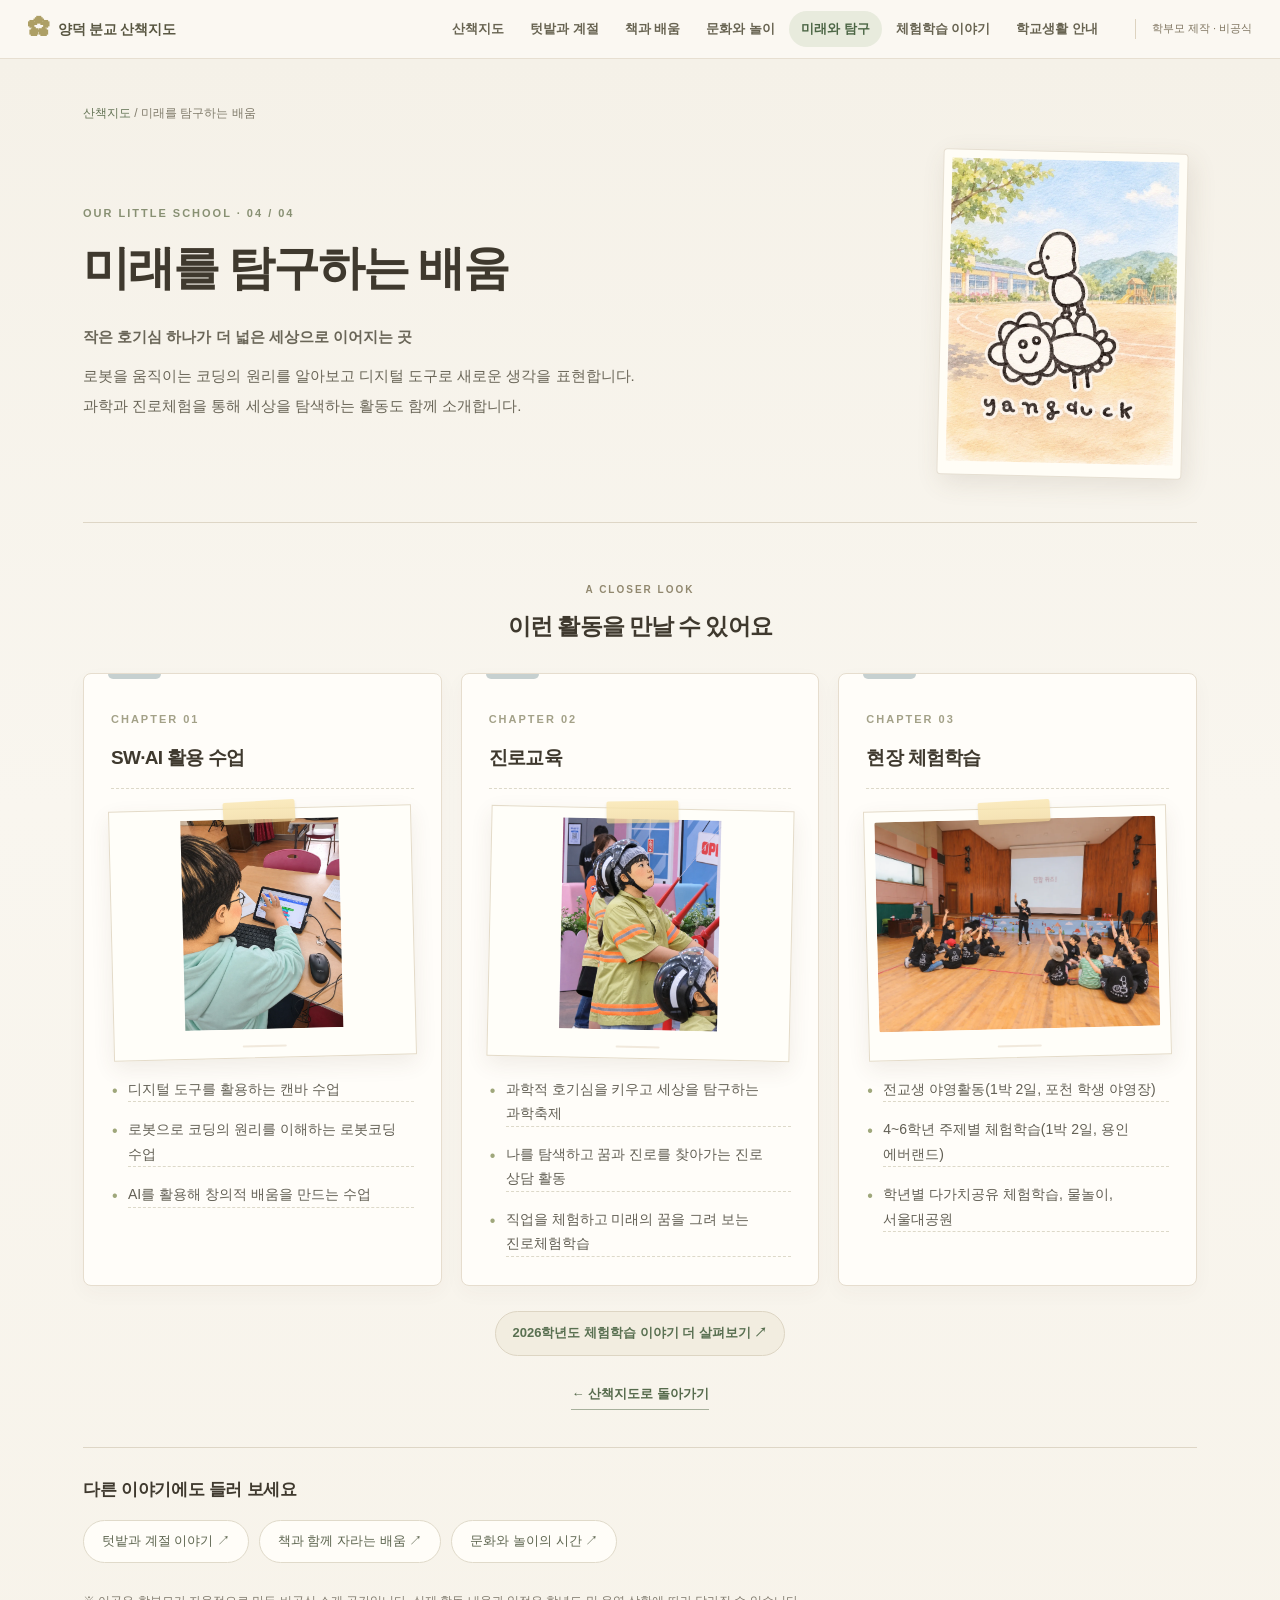
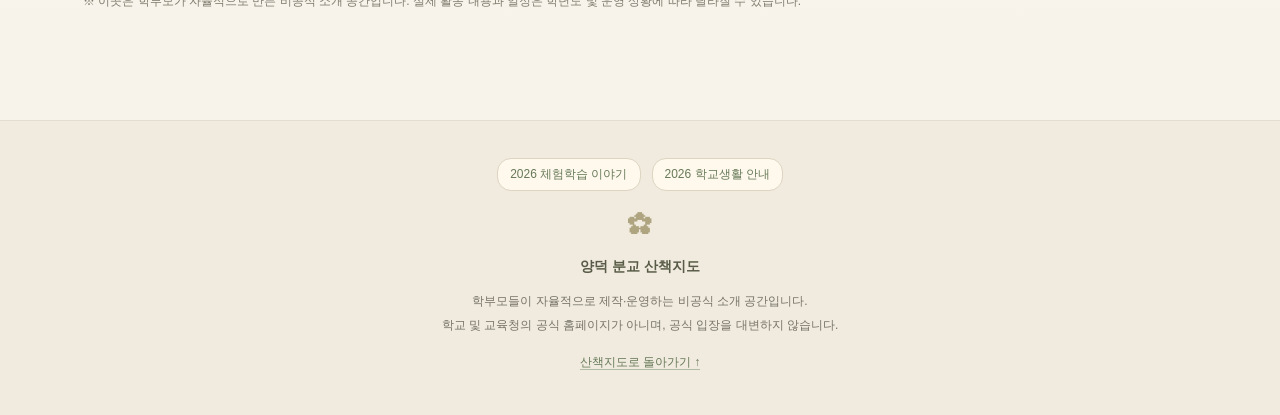
<file: explore.html>
<!DOCTYPE html>

<html lang="ko">
<head>
<meta charset="utf-8"/>
<meta content="width=device-width, initial-scale=1" name="viewport"/>
<meta content="#f7f3ea" name="theme-color"/>
<title>양덕분교 로봇코딩·과학·진로체험 이야기</title>
<meta content="양주시 남면 양덕분교의 로봇코딩, SW·AI 활용 수업, 과학축제와 진로체험 등 호기심을 넓히는 다양한 배움을 소개합니다." name="description"/>
<link href="styles.css" rel="stylesheet"/>
<link rel="canonical" href="https://yangdukparents.github.io/explore.html">
<meta property="og:type" content="website">
<meta property="og:locale" content="ko_KR">
<meta property="og:site_name" content="양덕 분교 산책지도">
<meta property="og:title" content="양덕분교 로봇코딩·과학·진로체험 이야기">
<meta property="og:description" content="양주시 남면 양덕분교의 로봇코딩, SW·AI 활용 수업, 과학축제와 진로체험 등 호기심을 넓히는 다양한 배움을 소개합니다.">
<meta property="og:url" content="https://yangdukparents.github.io/explore.html">
<meta property="og:image" content="https://yangdukparents.github.io/assets/yangdeok-social-preview.jpg">
<meta property="og:image:width" content="1200">
<meta property="og:image:height" content="630">
<meta property="og:image:alt" content="양덕 분교 산책지도의 수채화 학교 전경">
<meta name="twitter:card" content="summary_large_image">
</head>
<body class="is-detail">
<a class="skip-link" href="#main">본문 바로가기</a>
<header class="topbar">
<div class="topbar-inner">
<a aria-label="양덕 분교 산책지도 첫 화면" class="brand" href="index.html">
<span aria-hidden="true" class="brand-mark">✿</span>
<span>양덕 분교 산책지도</span>
</a>
<nav aria-label="사이트 메뉴" class="topnav">
<a data-nav="home" href="index.html">산책지도</a>
<a data-nav="garden" href="garden.html">텃밭과 계절</a>
<a data-nav="reading" href="reading.html">책과 배움</a>
<a data-nav="culture" href="culture.html">문화와 놀이</a>
<a aria-current="page" data-nav="explore" href="explore.html">미래와 탐구</a>
<a data-nav="experience" href="experience-2026.html">체험학습 이야기</a><a data-nav="school-life" href="school-life-2026.html">학교생활 안내</a></nav>
<span class="unofficial-chip">학부모 제작 · 비공식</span>
</div>
</header>
<main id="main"><section class="page detail-page">
<div class="detail-container">
<nav aria-label="현재 위치" class="breadcrumb"><a href="index.html">산책지도</a> <span aria-hidden="true">/</span> 미래를 탐구하는 배움</nav>
<div class="detail-hero">
<div class="hero-copy">
<span class="eyebrow">OUR LITTLE SCHOOL · 04 / 04</span>
<h1>미래를 탐구하는 배움</h1>
<p><strong>작은 호기심 하나가 더 넓은 세상으로 이어지는 곳</strong></p>
<p>로봇을 움직이는 코딩의 원리를 알아보고 디지털 도구로 새로운 생각을 표현합니다. 과학과 진로체험을 통해 세상을 탐색하는 활동도 함께 소개합니다.</p>
</div>
<figure class="hero-picture"><img alt="학교 운동장과 놀이터를 배경으로 한 양덕 캐릭터의 수채화 삽화" decoding="async" height="900" src="assets/yangdeok-explore-schoolyard-watercolor.webp?v=20261113-opt1" width="675"/></figure>
</div>
<div class="activity-heading"><span class="eyebrow">A CLOSER LOOK</span><p class="activity-heading-label">이런 활동을 만날 수 있어요</p></div>
<div class="activity-grid"><article class="activity-card" style="--accent:#9aaeb0">
<span class="activity-num">CHAPTER 01</span>
<h2>SW·AI 활용 수업</h2>
<figure class="activity-photo polaroid-note rotate-left">
<img alt="학생이 태블릿 화면에 표시된 블록코딩 프로그램을 사용해 보는 모습" decoding="async" height="1448" loading="lazy" src="assets/yangdeok-explore-coding-class.webp" width="1086"/>
</figure>
<ul><li><h3>디지털 도구를 활용하는 캔바 수업</h3></li><li><h3>로봇으로 코딩의 원리를 이해하는 로봇코딩 수업</h3></li><li><h3>AI를 활용해 창의적 배움을 만드는 수업</h3></li></ul>
</article>
<article class="activity-card" style="--accent:#9aaeb0">
<span class="activity-num">CHAPTER 02</span>
<h2>진로교육</h2>
<figure class="activity-photo polaroid-note rotate-right">
<img alt="학생이 안전 관련 직업체험 프로그램에서 안전 장비를 착용하고 참여하는 모습" decoding="async" height="1448" loading="lazy" src="assets/yangdeok-explore-career-experience.webp" width="1086"/>
</figure>
<ul><li><h3>과학적 호기심을 키우고 세상을 탐구하는 과학축제</h3></li><li><h3>나를 탐색하고 꿈과 진로를 찾아가는 진로 상담 활동</h3></li><li><h3>직업을 체험하고 미래의 꿈을 그려 보는 진로체험학습</h3></li></ul>
</article>
<article class="activity-card" style="--accent:#9aaeb0">
<span class="activity-num">CHAPTER 03</span>
<h2>현장 체험학습</h2>
<figure class="activity-photo polaroid-note rotate-left">
<img alt="학생들이 실내 단체 체험활동에서 퀴즈와 발표에 참여하는 모습" decoding="async" height="1086" loading="lazy" src="assets/yangdeok-explore-field-learning.webp" width="1448"/>
</figure>
<ul><li><h3>전교생 야영활동(1박 2일, 포천 학생 야영장)</h3></li><li><h3>4~6학년 주제별 체험학습(1박 2일, 용인 에버랜드)</h3></li><li><h3>학년별 다가치공유 체험학습, 물놀이, 서울대공원</h3></li></ul>
</article></div>
<p class="chapter-related-link"><a href="experience-2026.html">2026학년도 체험학습 이야기 더 살펴보기 <span aria-hidden="true">↗</span></a></p>
<div class="detail-bottom-return"><a class="return-link" href="index.html">← 산책지도로 돌아가기</a></div>
<nav aria-label="다른 활동 이야기" class="other-stories"><h2>다른 이야기에도 들러 보세요</h2><div class="other-links"><a href="garden.html">텃밭과 계절 이야기 <span aria-hidden="true">↗</span></a><a href="reading.html">책과 함께 자라는 배움 <span aria-hidden="true">↗</span></a><a href="culture.html">문화와 놀이의 시간 <span aria-hidden="true">↗</span></a></div></nav>
<p class="disclosure-note">※ 이곳은 학부모가 자율적으로 만든 비공식 소개 공간입니다. 실제 활동 내용과 일정은 학년도 및 운영 상황에 따라 달라질 수 있습니다.</p>
</div>
</section></main>
<footer class="site-footer">
<nav aria-label="학교 안내 더 보기" class="footer-shortcuts"><a href="experience-2026.html">2026 체험학습 이야기</a><a href="school-life-2026.html">2026 학교생활 안내</a></nav>
<div aria-hidden="true" class="footer-flower">✿</div>
<strong>양덕 분교 산책지도</strong>
<p>학부모들이 자율적으로 제작·운영하는 비공식 소개 공간입니다.<br/>학교 및 교육청의 공식 홈페이지가 아니며, 공식 입장을 대변하지 않습니다.</p>
<a href="index.html">산책지도로 돌아가기 ↑</a>
</footer>
</body></html>
</file>
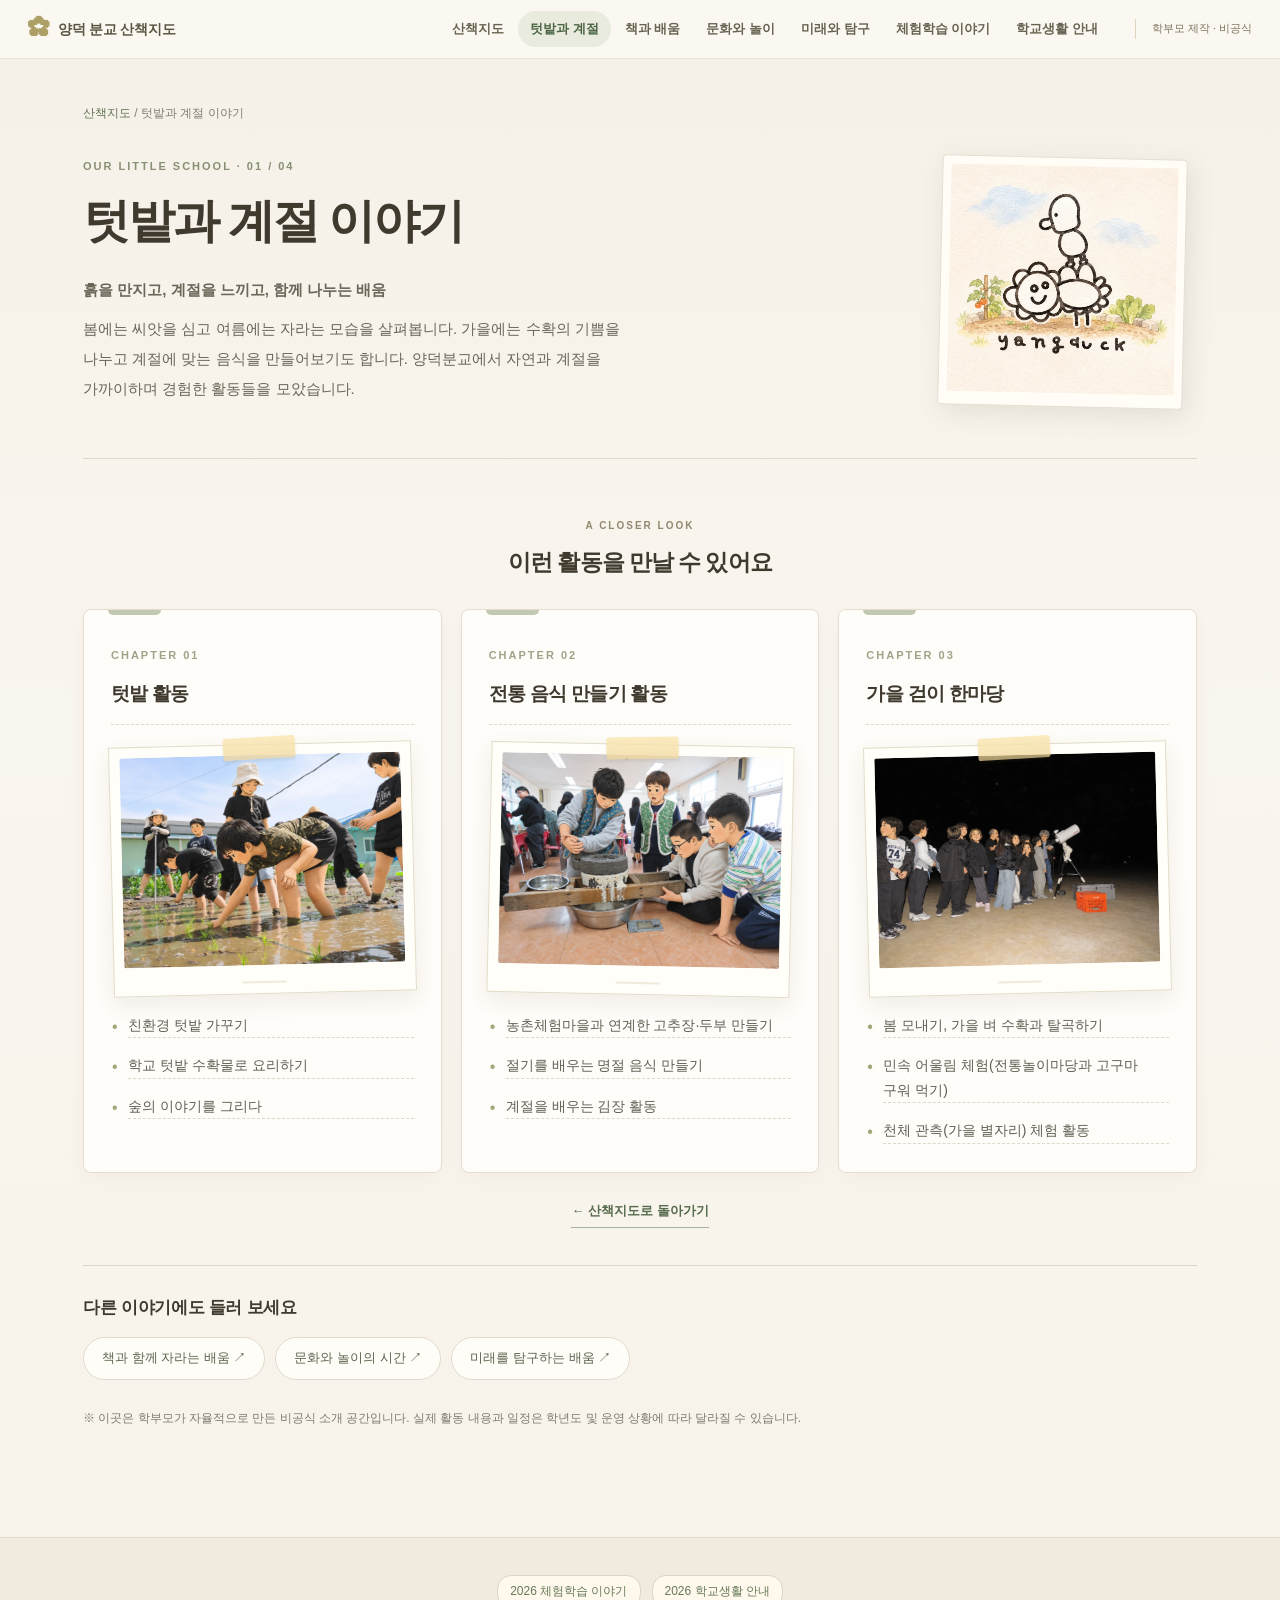
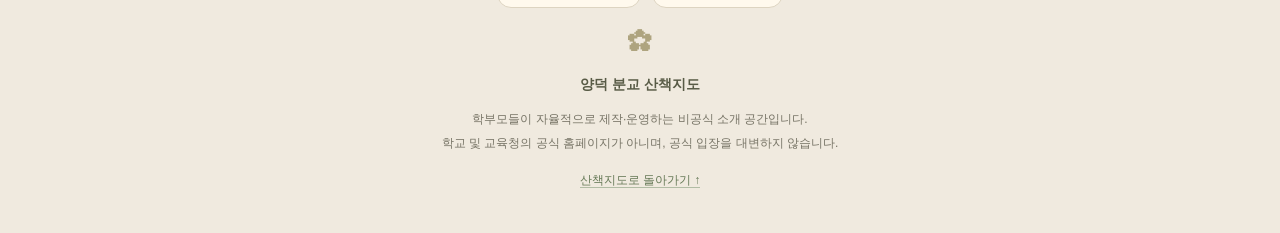
<file: garden.html>
<!DOCTYPE html>

<html lang="ko">
<head>
<meta charset="utf-8"/>
<meta content="width=device-width, initial-scale=1" name="viewport"/>
<meta content="#f7f3ea" name="theme-color"/>
<title>양주 텃밭교육·농촌체험 이야기 | 양덕분교</title>
<meta content="양주시 남면 양덕분교의 텃밭 가꾸기, 전통 음식 만들기, 모내기와 벼 수확, 계절별 자연체험 등 농촌학교의 다양한 활동을 소개합니다." name="description"/>
<link href="styles.css" rel="stylesheet"/>
<link rel="canonical" href="https://yangdukparents.github.io/garden.html">
<meta property="og:type" content="website">
<meta property="og:locale" content="ko_KR">
<meta property="og:site_name" content="양덕 분교 산책지도">
<meta property="og:title" content="양주 텃밭교육·농촌체험 이야기 | 양덕분교">
<meta property="og:description" content="양주시 남면 양덕분교의 텃밭 가꾸기, 전통 음식 만들기, 모내기와 벼 수확, 계절별 자연체험 등 농촌학교의 다양한 활동을 소개합니다.">
<meta property="og:url" content="https://yangdukparents.github.io/garden.html">
<meta property="og:image" content="https://yangdukparents.github.io/assets/yangdeok-social-preview.jpg">
<meta property="og:image:width" content="1200">
<meta property="og:image:height" content="630">
<meta property="og:image:alt" content="양덕 분교 산책지도의 수채화 학교 전경">
<meta name="twitter:card" content="summary_large_image">
</head>
<body class="is-detail">
<a class="skip-link" href="#main">본문 바로가기</a>
<header class="topbar">
<div class="topbar-inner">
<a aria-label="양덕 분교 산책지도 첫 화면" class="brand" href="index.html">
<span aria-hidden="true" class="brand-mark">✿</span>
<span>양덕 분교 산책지도</span>
</a>
<nav aria-label="사이트 메뉴" class="topnav">
<a data-nav="home" href="index.html">산책지도</a>
<a aria-current="page" data-nav="garden" href="garden.html">텃밭과 계절</a>
<a data-nav="reading" href="reading.html">책과 배움</a>
<a data-nav="culture" href="culture.html">문화와 놀이</a>
<a data-nav="explore" href="explore.html">미래와 탐구</a>
<a data-nav="experience" href="experience-2026.html">체험학습 이야기</a><a data-nav="school-life" href="school-life-2026.html">학교생활 안내</a></nav>
<span class="unofficial-chip">학부모 제작 · 비공식</span>
</div>
</header>
<main id="main"><section class="page detail-page">
<div class="detail-container">
<nav aria-label="현재 위치" class="breadcrumb"><a href="index.html">산책지도</a> <span aria-hidden="true">/</span> 텃밭과 계절 이야기</nav>
<div class="detail-hero">
<div class="hero-copy">
<span class="eyebrow">OUR LITTLE SCHOOL · 01 / 04</span>
<h1>텃밭과 계절 이야기</h1>
<p><strong>흙을 만지고, 계절을 느끼고, 함께 나누는 배움</strong></p>
<p>봄에는 씨앗을 심고 여름에는 자라는 모습을 살펴봅니다. 가을에는 수확의 기쁨을 나누고 계절에 맞는 음식을 만들어보기도 합니다. 양덕분교에서 자연과 계절을 가까이하며 경험한 활동들을 모았습니다.</p>
</div>
<figure class="hero-picture"><img alt="학교 텃밭과 채소들 사이에 있는 양덕 캐릭터의 수채화 삽화" decoding="async" height="900" src="assets/yangdeok-garden-watercolor-illustration.webp?v=20261113-opt1" width="900"/></figure>
</div>
<div class="activity-heading"><span class="eyebrow">A CLOSER LOOK</span><p class="activity-heading-label">이런 활동을 만날 수 있어요</p></div>
<div class="activity-grid"><article class="activity-card" style="--accent:#94a17a">
<span class="activity-num">CHAPTER 01</span>
<h2>텃밭 활동</h2>
<figure class="activity-photo polaroid-note rotate-left">
<img alt="양덕분교 학생들이 논과 텃밭에서 함께 모를 심고 살피는 모습" decoding="async" height="1086" loading="lazy" src="assets/yangdeok-school-garden-activity.webp" width="1448"/>
</figure>
<ul><li><h3>친환경 텃밭 가꾸기</h3></li><li><h3>학교 텃밭 수확물로 요리하기</h3></li><li><h3>숲의 이야기를 그리다</h3></li></ul>
</article>
<article class="activity-card" style="--accent:#94a17a">
<span class="activity-num">CHAPTER 02</span>
<h2>전통 음식 만들기 활동</h2>
<figure class="activity-photo polaroid-note rotate-right">
<img alt="양덕분교 학생들이 실내에서 전통 음식 만들기 체험을 함께하는 모습" decoding="async" height="1086" loading="lazy" src="assets/yangdeok-traditional-food-making-activity.webp" width="1448"/>
</figure>
<ul><li><h3>농촌체험마을과 연계한 고추장·두부 만들기</h3></li><li><h3>절기를 배우는 명절 음식 만들기</h3></li><li><h3>계절을 배우는 김장 활동</h3></li></ul>
</article>
<article class="activity-card" style="--accent:#94a17a">
<span class="activity-num">CHAPTER 03</span>
<h2>가을 걷이 한마당</h2>
<figure class="activity-photo polaroid-note rotate-left">
<img alt="양덕분교 학생들이 밤하늘 아래 천체망원경으로 별자리 관측 활동에 참여하는 모습" decoding="async" height="1086" loading="lazy" src="assets/yangdeok-autumn-harvest-festival-activity.webp" width="1448"/>
</figure>
<ul><li><h3>봄 모내기, 가을 벼 수확과 탈곡하기</h3></li><li><h3>민속 어울림 체험(전통놀이마당과 고구마 구워 먹기)</h3></li><li><h3>천체 관측(가을 별자리) 체험 활동</h3></li></ul>
</article></div>
<div class="detail-bottom-return"><a class="return-link" href="index.html">← 산책지도로 돌아가기</a></div>
<nav aria-label="다른 활동 이야기" class="other-stories"><h2>다른 이야기에도 들러 보세요</h2><div class="other-links"><a href="reading.html">책과 함께 자라는 배움 <span aria-hidden="true">↗</span></a><a href="culture.html">문화와 놀이의 시간 <span aria-hidden="true">↗</span></a><a href="explore.html">미래를 탐구하는 배움 <span aria-hidden="true">↗</span></a></div></nav>
<p class="disclosure-note">※ 이곳은 학부모가 자율적으로 만든 비공식 소개 공간입니다. 실제 활동 내용과 일정은 학년도 및 운영 상황에 따라 달라질 수 있습니다.</p>
</div>
</section></main>
<footer class="site-footer">
<nav aria-label="학교 안내 더 보기" class="footer-shortcuts"><a href="experience-2026.html">2026 체험학습 이야기</a><a href="school-life-2026.html">2026 학교생활 안내</a></nav>
<div aria-hidden="true" class="footer-flower">✿</div>
<strong>양덕 분교 산책지도</strong>
<p>학부모들이 자율적으로 제작·운영하는 비공식 소개 공간입니다.<br/>학교 및 교육청의 공식 홈페이지가 아니며, 공식 입장을 대변하지 않습니다.</p>
<a href="index.html">산책지도로 돌아가기 ↑</a>
</footer>
</body></html>
</file>
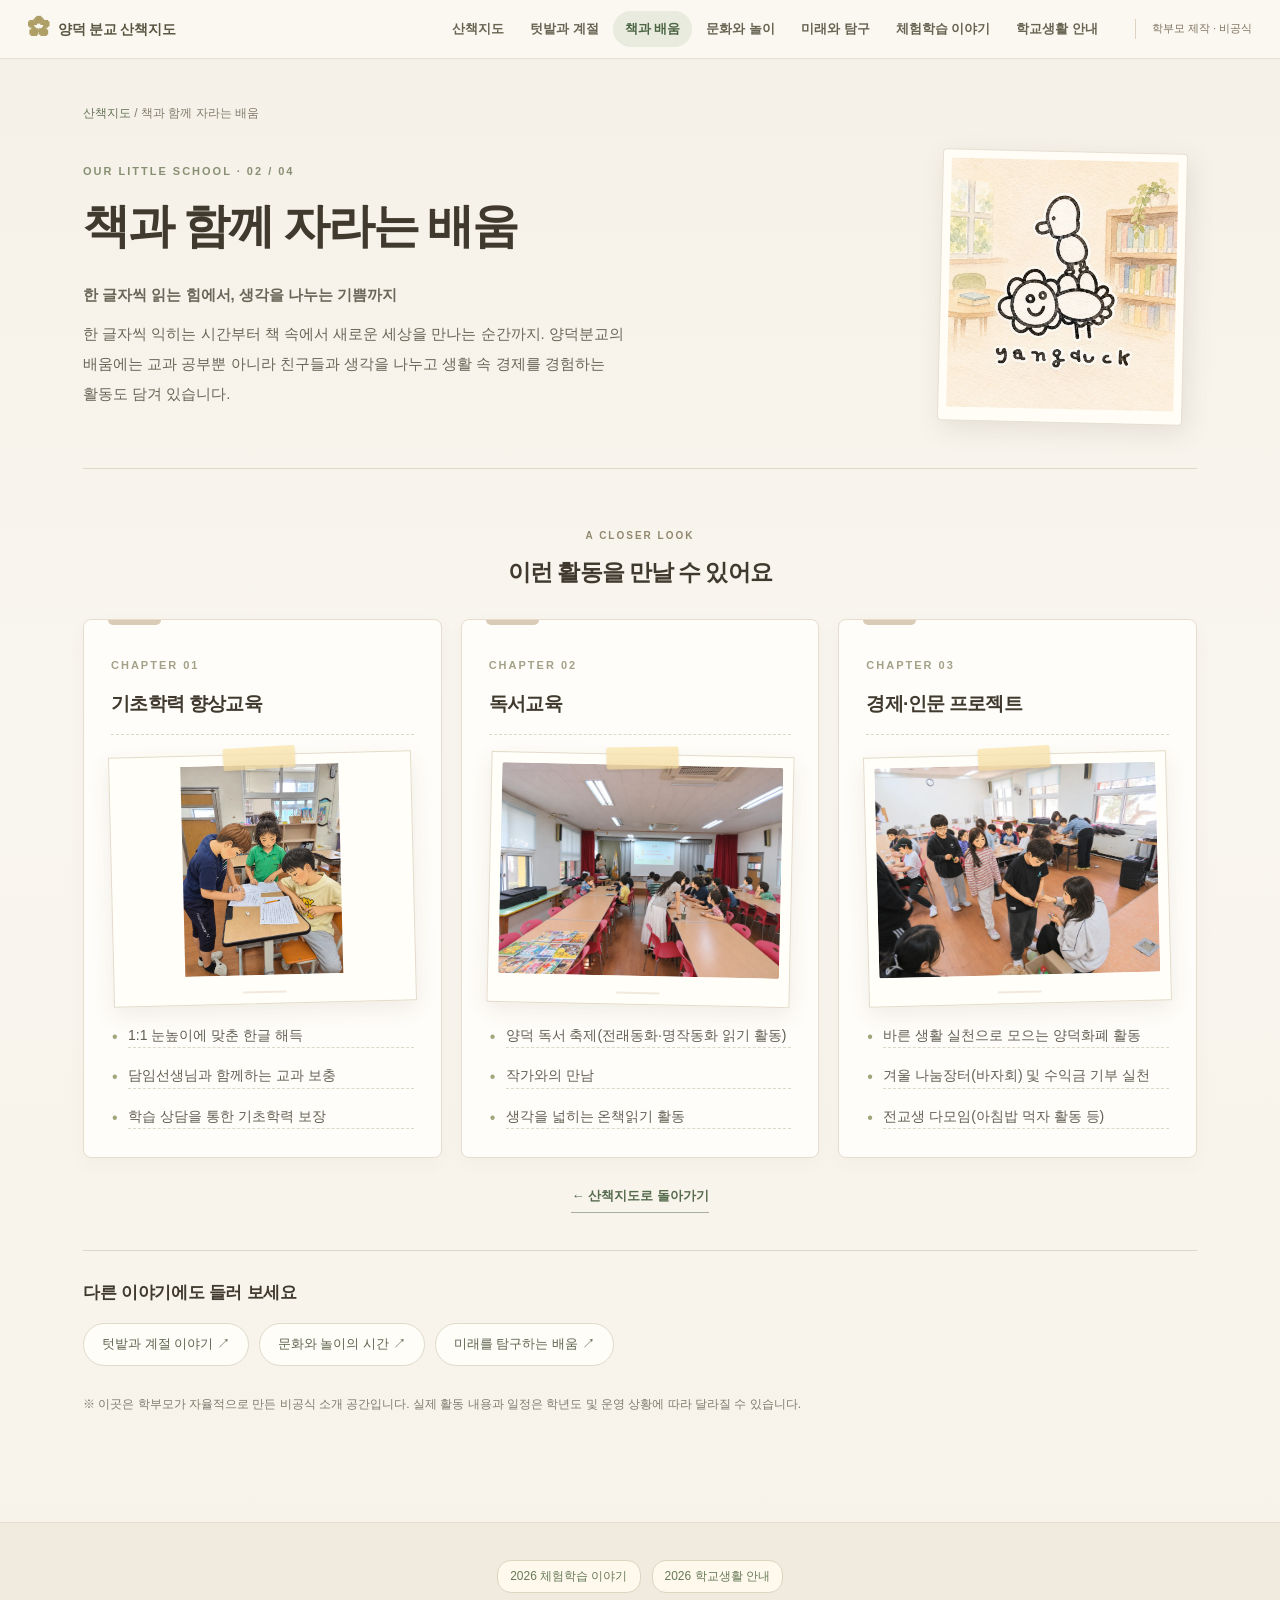
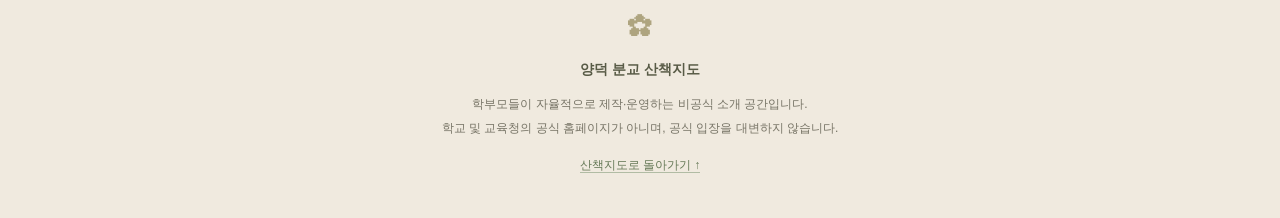
<file: reading.html>
<!DOCTYPE html>

<html lang="ko">
<head>
<meta charset="utf-8"/>
<meta content="width=device-width, initial-scale=1" name="viewport"/>
<meta content="#f7f3ea" name="theme-color"/>
<title>양덕분교 독서·기초학력·경제교육 이야기</title>
<meta content="양주 남면의 소규모 학교 양덕분교에서 이루어지는 한글·기초학력 학습, 독서축제와 온책읽기, 양덕화폐와 나눔장터 등의 활동을 소개합니다." name="description"/>
<link href="styles.css" rel="stylesheet"/>
<link rel="canonical" href="https://yangdukparents.github.io/reading.html">
<meta property="og:type" content="website">
<meta property="og:locale" content="ko_KR">
<meta property="og:site_name" content="양덕 분교 산책지도">
<meta property="og:title" content="양덕분교 독서·기초학력·경제교육 이야기">
<meta property="og:description" content="양주 남면의 소규모 학교 양덕분교에서 이루어지는 한글·기초학력 학습, 독서축제와 온책읽기, 양덕화폐와 나눔장터 등의 활동을 소개합니다.">
<meta property="og:url" content="https://yangdukparents.github.io/reading.html">
<meta property="og:image" content="https://yangdukparents.github.io/assets/yangdeok-social-preview.jpg">
<meta property="og:image:width" content="1200">
<meta property="og:image:height" content="630">
<meta property="og:image:alt" content="양덕 분교 산책지도의 수채화 학교 전경">
<meta name="twitter:card" content="summary_large_image">
</head>
<body class="is-detail">
<a class="skip-link" href="#main">본문 바로가기</a>
<header class="topbar">
<div class="topbar-inner">
<a aria-label="양덕 분교 산책지도 첫 화면" class="brand" href="index.html">
<span aria-hidden="true" class="brand-mark">✿</span>
<span>양덕 분교 산책지도</span>
</a>
<nav aria-label="사이트 메뉴" class="topnav">
<a data-nav="home" href="index.html">산책지도</a>
<a data-nav="garden" href="garden.html">텃밭과 계절</a>
<a aria-current="page" data-nav="reading" href="reading.html">책과 배움</a>
<a data-nav="culture" href="culture.html">문화와 놀이</a>
<a data-nav="explore" href="explore.html">미래와 탐구</a>
<a data-nav="experience" href="experience-2026.html">체험학습 이야기</a><a data-nav="school-life" href="school-life-2026.html">학교생활 안내</a></nav>
<span class="unofficial-chip">학부모 제작 · 비공식</span>
</div>
</header>
<main id="main"><section class="page detail-page">
<div class="detail-container">
<nav aria-label="현재 위치" class="breadcrumb"><a href="index.html">산책지도</a> <span aria-hidden="true">/</span> 책과 함께 자라는 배움</nav>
<div class="detail-hero">
<div class="hero-copy">
<span class="eyebrow">OUR LITTLE SCHOOL · 02 / 04</span>
<h1>책과 함께 자라는 배움</h1>
<p><strong>한 글자씩 읽는 힘에서, 생각을 나누는 기쁨까지</strong></p>
<p>한 글자씩 익히는 시간부터 책 속에서 새로운 세상을 만나는 순간까지. 양덕분교의 배움에는 교과 공부뿐 아니라 친구들과 생각을 나누고 생활 속 경제를 경험하는 활동도 담겨 있습니다.</p>
</div>
<figure class="hero-picture"><img alt="수채화로 그린 도서관의 책장과 양덕 캐릭터" decoding="async" height="900" src="assets/yangdeok-reading-library-watercolor.webp?v=20261113-opt1" width="822"/></figure>
</div>
<div class="activity-heading"><span class="eyebrow">A CLOSER LOOK</span><p class="activity-heading-label">이런 활동을 만날 수 있어요</p></div>
<div class="activity-grid"><article class="activity-card" style="--accent:#bba483">
<span class="activity-num">CHAPTER 01</span>
<h2>기초학력 향상교육</h2>
<figure class="activity-photo polaroid-note rotate-left">
<img alt="교실에서 세 어린이가 책상에 놓인 학습 자료를 함께 살펴보는 모습" decoding="async" height="1448" loading="lazy" src="assets/yangdeok-reading-basic-learning.webp" width="1086"/>
</figure>
<ul><li><h3>1:1 눈높이에 맞춘 한글 해득</h3></li><li><h3>담임선생님과 함께하는 교과 보충</h3></li><li><h3>학습 상담을 통한 기초학력 보장</h3></li></ul>
</article>
<article class="activity-card" style="--accent:#bba483">
<span class="activity-num">CHAPTER 02</span>
<h2>독서교육</h2>
<figure class="activity-photo polaroid-note rotate-right">
<img alt="교실 앞에서 진행하는 활동에 학생들이 모여 앉아 참여하는 모습" decoding="async" height="1086" loading="lazy" src="assets/yangdeok-reading-class-event.webp" width="1448"/>
</figure>
<ul><li><h3>양덕 독서 축제(전래동화·명작동화 읽기 활동)</h3></li><li><h3>작가와의 만남</h3></li><li><h3>생각을 넓히는 온책읽기 활동</h3></li></ul>
</article>
<article class="activity-card" style="--accent:#bba483">
<span class="activity-num">CHAPTER 03</span>
<h2>경제·인문 프로젝트</h2>
<figure class="activity-photo polaroid-note rotate-left">
<img alt="학생들이 교실에서 모여 함께 참여하는 협력 프로젝트 활동 모습" decoding="async" height="1086" loading="lazy" src="assets/yangdeok-reading-economy-project.webp" width="1448"/>
</figure>
<ul><li><h3>바른 생활 실천으로 모으는 양덕화폐 활동</h3></li><li><h3>겨울 나눔장터(바자회) 및 수익금 기부 실천</h3></li><li><h3>전교생 다모임(아침밥 먹자 활동 등)</h3></li></ul>
</article></div>
<div class="detail-bottom-return"><a class="return-link" href="index.html">← 산책지도로 돌아가기</a></div>
<nav aria-label="다른 활동 이야기" class="other-stories"><h2>다른 이야기에도 들러 보세요</h2><div class="other-links"><a href="garden.html">텃밭과 계절 이야기 <span aria-hidden="true">↗</span></a><a href="culture.html">문화와 놀이의 시간 <span aria-hidden="true">↗</span></a><a href="explore.html">미래를 탐구하는 배움 <span aria-hidden="true">↗</span></a></div></nav>
<p class="disclosure-note">※ 이곳은 학부모가 자율적으로 만든 비공식 소개 공간입니다. 실제 활동 내용과 일정은 학년도 및 운영 상황에 따라 달라질 수 있습니다.</p>
</div>
</section></main>
<footer class="site-footer">
<nav aria-label="학교 안내 더 보기" class="footer-shortcuts"><a href="experience-2026.html">2026 체험학습 이야기</a><a href="school-life-2026.html">2026 학교생활 안내</a></nav>
<div aria-hidden="true" class="footer-flower">✿</div>
<strong>양덕 분교 산책지도</strong>
<p>학부모들이 자율적으로 제작·운영하는 비공식 소개 공간입니다.<br/>학교 및 교육청의 공식 홈페이지가 아니며, 공식 입장을 대변하지 않습니다.</p>
<a href="index.html">산책지도로 돌아가기 ↑</a>
</footer>
</body></html>
</file>
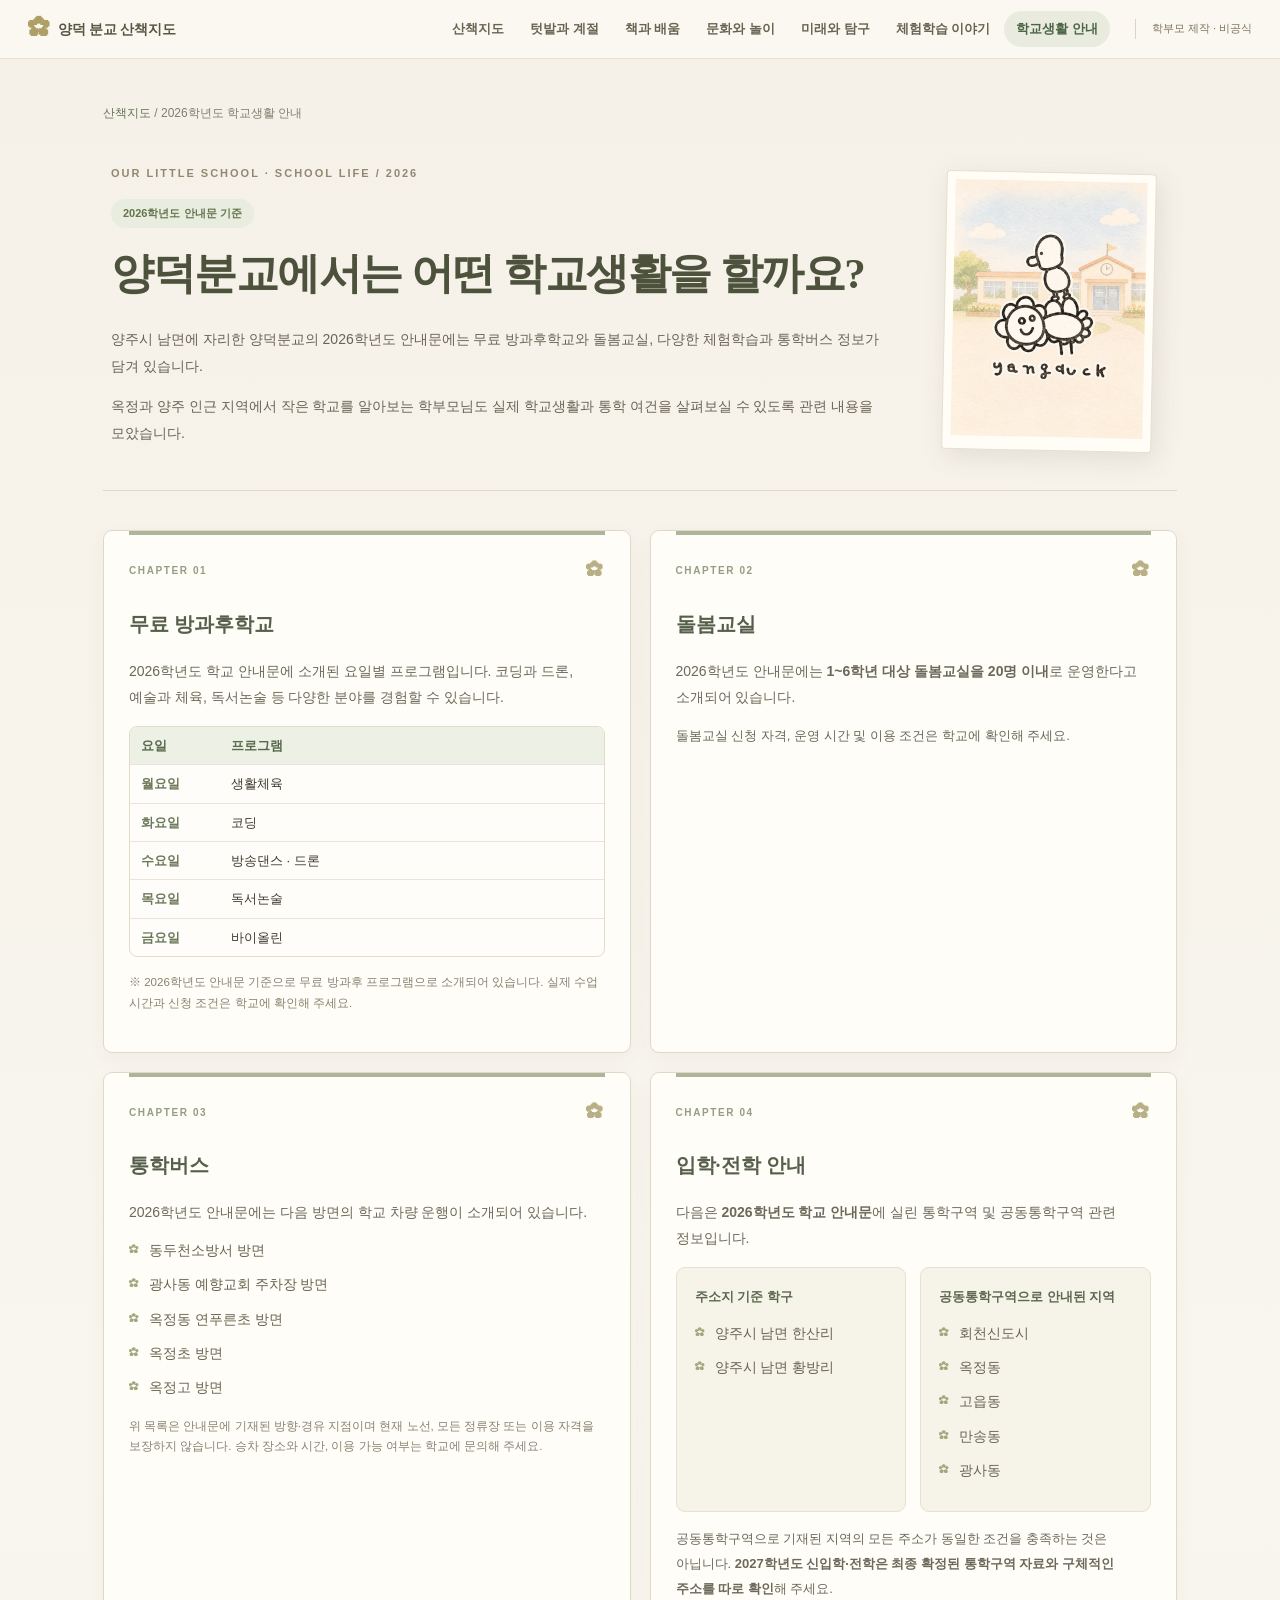
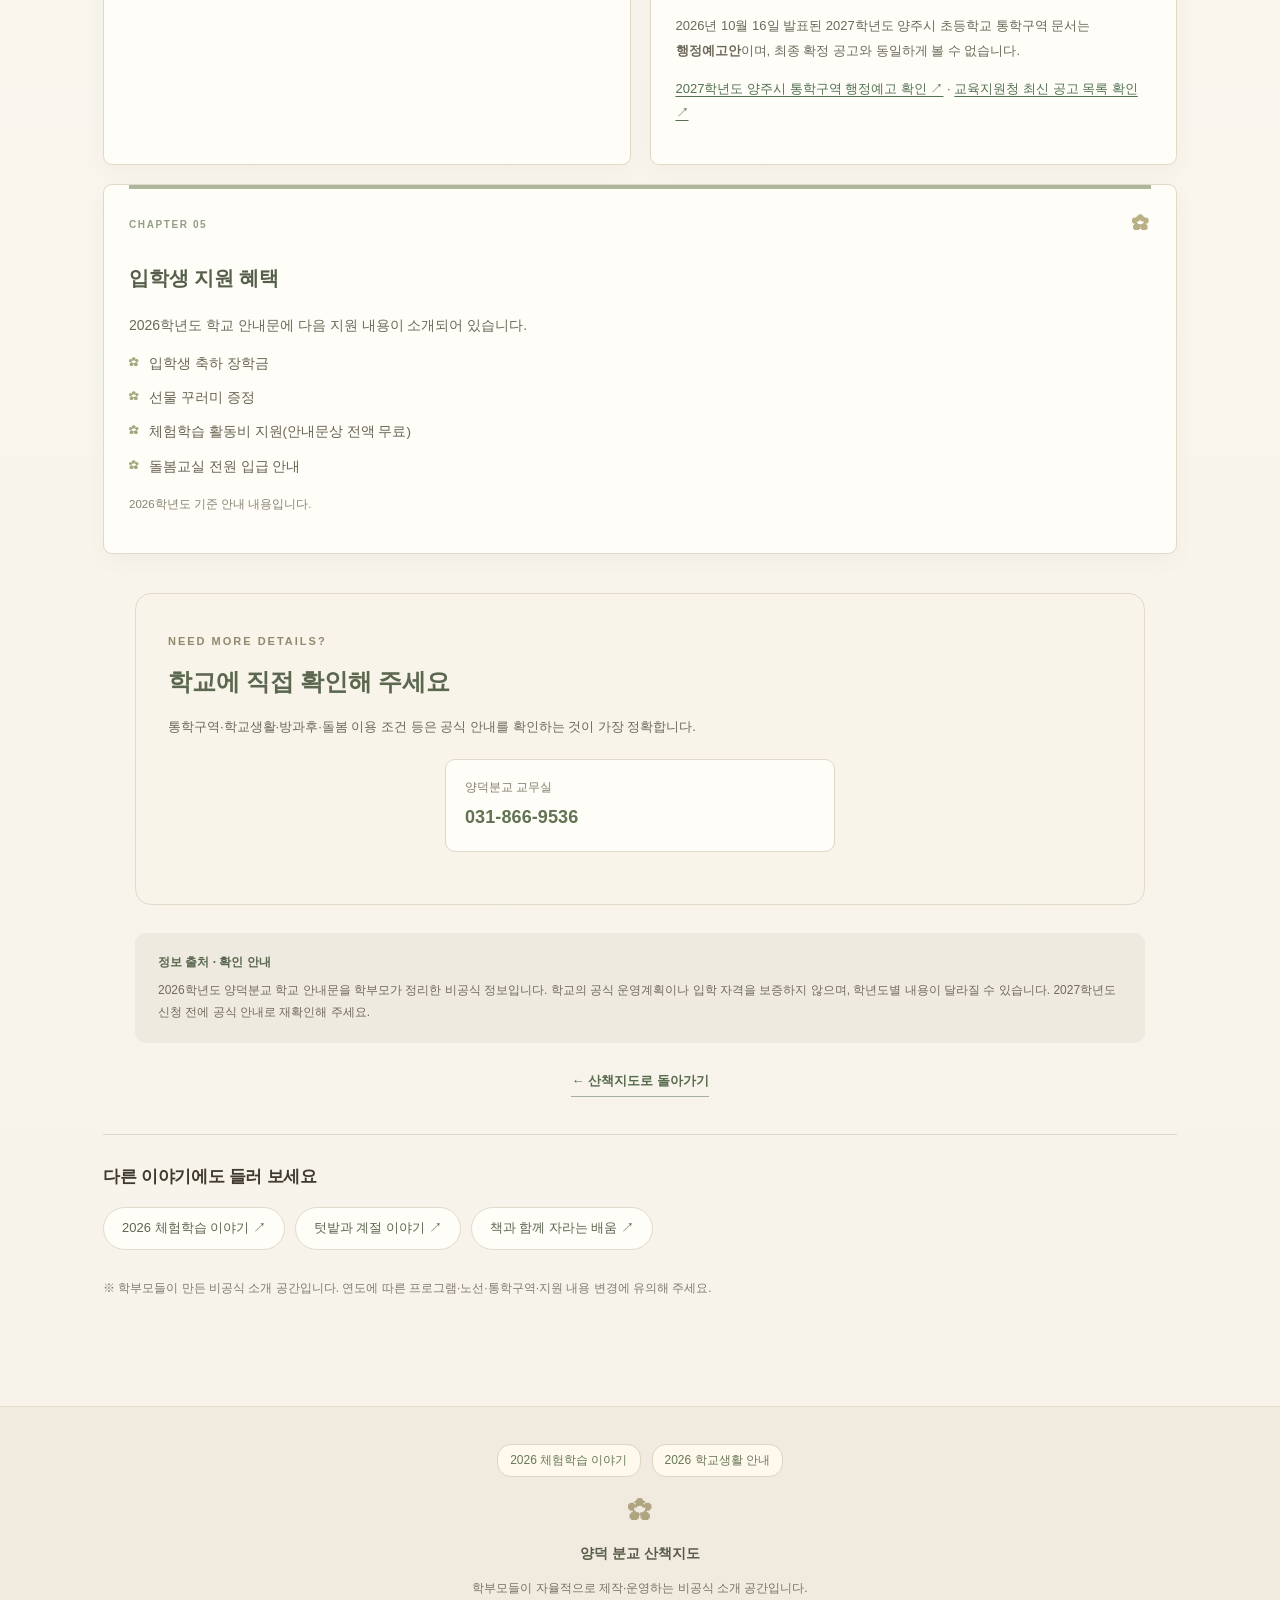
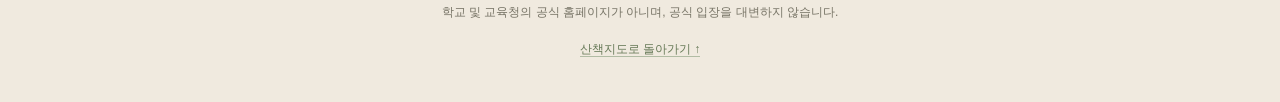
<file: school-life-2026.html>
<!DOCTYPE html>

<html lang="ko"><head>
<meta charset="utf-8"/><meta content="width=device-width, initial-scale=1" name="viewport"/>
<meta content="#f7f3ea" name="theme-color"/>
<title>양덕분교 2026 방과후학교·돌봄·통학 안내</title>
<meta content="2026학년도 양덕분교의 무료 방과후 코딩·드론·바이올린, 1~6학년 돌봄교실, 옥정·광사동·동두천 방면 통학버스와 입학·전학 참고 정보를 소개합니다." name="description"/>
<link href="styles.css" rel="stylesheet"/>
<link rel="canonical" href="https://yangdukparents.github.io/school-life-2026.html">
<meta property="og:type" content="website">
<meta property="og:locale" content="ko_KR">
<meta property="og:site_name" content="양덕 분교 산책지도">
<meta property="og:title" content="양덕분교 2026 방과후학교·돌봄·통학 안내">
<meta property="og:description" content="2026학년도 양덕분교의 무료 방과후 코딩·드론·바이올린, 1~6학년 돌봄교실, 옥정·광사동·동두천 방면 통학버스와 입학·전학 참고 정보를 소개합니다.">
<meta property="og:url" content="https://yangdukparents.github.io/school-life-2026.html">
<meta property="og:image" content="https://yangdukparents.github.io/assets/yangdeok-social-preview.jpg">
<meta property="og:image:width" content="1200">
<meta property="og:image:height" content="630">
<meta property="og:image:alt" content="양덕 분교 산책지도의 수채화 학교 전경">
<meta name="twitter:card" content="summary_large_image">
</head><body class="is-detail is-guide-detail"><a class="skip-link" href="#main">본문 바로가기</a>
<header class="topbar">
<div class="topbar-inner">
<a aria-label="양덕 분교 산책지도 첫 화면" class="brand" href="index.html">
<span aria-hidden="true" class="brand-mark">✿</span>
<span>양덕 분교 산책지도</span>
</a>
<nav aria-label="사이트 메뉴" class="topnav">
<a data-nav="home" href="index.html">산책지도</a>
<a data-nav="garden" href="garden.html">텃밭과 계절</a>
<a data-nav="reading" href="reading.html">책과 배움</a>
<a data-nav="culture" href="culture.html">문화와 놀이</a>
<a data-nav="explore" href="explore.html">미래와 탐구</a>
<a data-nav="experience" href="experience-2026.html">체험학습 이야기</a><a aria-current="page" data-nav="school-life" href="school-life-2026.html">학교생활 안내</a></nav>
<span class="unofficial-chip">학부모 제작 · 비공식</span>
</div>
</header>
<main id="main"><article class="page detail-page"><div class="detail-container guide-container">
<nav aria-label="현재 위치" class="breadcrumb"><a href="index.html">산책지도</a> <span aria-hidden="true">/</span> 2026학년도 학교생활 안내</nav>
<header class="guide-intro guide-intro-with-photo">
<div class="guide-intro-copy"><span class="eyebrow">OUR LITTLE SCHOOL · SCHOOL LIFE / 2026</span><span class="guide-year">2026학년도 안내문 기준</span><h1>양덕분교에서는 어떤 학교생활을 할까요?</h1>
<p>양주시 남면에 자리한 양덕분교의 2026학년도 안내문에는 무료 방과후학교와 돌봄교실, 다양한 체험학습과 통학버스 정보가 담겨 있습니다.</p>
<p>옥정과 양주 인근 지역에서 작은 학교를 알아보는 학부모님도 실제 학교생활과 통학 여건을 살펴보실 수 있도록 관련 내용을 모았습니다.</p></div>
<figure class="guide-polaroid-photo"><img alt="학교 앞 양덕 캐릭터와 꽃 친구를 표현한 수채화 삽화" decoding="async" height="800" loading="eager" src="assets/yangdeok-school-life-character.webp?v=20261113-opt1" width="600"/></figure>
</header>
<div class="guide-chapters school-life-chapters">
<section class="guide-chapter" id="afterschool"><div class="chapter-tab"><span>CHAPTER 01</span><span aria-hidden="true">✿</span></div><h2>무료 방과후학교</h2>
<p class="chapter-intro">2026학년도 학교 안내문에 소개된 요일별 프로그램입니다. 코딩과 드론, 예술과 체육, 독서논술 등 다양한 분야를 경험할 수 있습니다.</p>
<div class="guide-table-scroll"><table class="guide-table"><caption class="visually-hidden">2026학년도 방과후학교 안내문상 요일별 프로그램</caption><thead><tr><th scope="col">요일</th><th scope="col">프로그램</th></tr></thead><tbody>
<tr><th scope="row">월요일</th><td>생활체육</td></tr><tr><th scope="row">화요일</th><td>코딩</td></tr><tr><th scope="row">수요일</th><td>방송댄스 · 드론</td></tr><tr><th scope="row">목요일</th><td>독서논술</td></tr><tr><th scope="row">금요일</th><td>바이올린</td></tr>
</tbody></table></div><p class="guide-small-note">※ 2026학년도 안내문 기준으로 무료 방과후 프로그램으로 소개되어 있습니다. 실제 수업 시간과 신청 조건은 학교에 확인해 주세요.</p></section>
<section class="guide-chapter" id="care"><div class="chapter-tab"><span>CHAPTER 02</span><span aria-hidden="true">✿</span></div><h2>돌봄교실</h2>
<p class="chapter-intro">2026학년도 안내문에는 <strong>1~6학년 대상 돌봄교실을 20명 이내</strong>로 운영한다고 소개되어 있습니다.</p>
<p>돌봄교실 신청 자격, 운영 시간 및 이용 조건은 학교에 확인해 주세요.</p></section>
<section class="guide-chapter" id="school-bus"><div class="chapter-tab"><span>CHAPTER 03</span><span aria-hidden="true">✿</span></div><h2>통학버스</h2>
<p class="chapter-intro">2026학년도 안내문에는 다음 방면의 학교 차량 운행이 소개되어 있습니다.</p>
<ul class="guide-bullet-list"><li>동두천소방서 방면</li><li>광사동 예향교회 주차장 방면</li><li>옥정동 연푸른초 방면</li><li>옥정초 방면</li><li>옥정고 방면</li></ul>
<p class="guide-small-note">위 목록은 안내문에 기재된 방향·경유 지점이며 현재 노선, 모든 정류장 또는 이용 자격을 보장하지 않습니다. 승차 장소와 시간, 이용 가능 여부는 학교에 문의해 주세요.</p></section>
<section class="guide-chapter" id="admission"><div class="chapter-tab"><span>CHAPTER 04</span><span aria-hidden="true">✿</span></div><h2>입학·전학 안내</h2>
<p class="chapter-intro">다음은 <strong>2026학년도 학교 안내문</strong>에 실린 통학구역 및 공동통학구역 관련 정보입니다.</p>
<div class="admission-columns"><div class="admission-note"><h3>주소지 기준 학구</h3><ul class="guide-bullet-list"><li>양주시 남면 한산리</li><li>양주시 남면 황방리</li></ul></div>
<div class="admission-note"><h3>공동통학구역으로 안내된 지역</h3><ul class="guide-bullet-list"><li>회천신도시</li><li>옥정동</li><li>고읍동</li><li>만송동</li><li>광사동</li></ul></div></div>
<p>공동통학구역으로 기재된 지역의 모든 주소가 동일한 조건을 충족하는 것은 아닙니다. <strong>2027학년도 신입학·전학은 최종 확정된 통학구역 자료와 구체적인 주소를 따로 확인</strong>해 주세요.</p>
<p>2026년 10월 16일 발표된 2027학년도 양주시 초등학교 통학구역 문서는 <strong>행정예고안</strong>이며, 최종 확정 공고와 동일하게 볼 수 없습니다.</p>
<p class="guide-reference"><a href="https://www.goedy.kr/goedy/na/ntt/selectNttInfo.do?bbsId=10174&amp;mi=10224&amp;nttSn=1687734" rel="noopener noreferrer" target="_blank">2027학년도 양주시 통학구역 행정예고 확인 ↗</a> · <a href="https://www.goedy.kr/goedy/na/ntt/selectNttList.do?bbsId=10209&amp;mi=10288" rel="noopener noreferrer" target="_blank">교육지원청 최신 공고 목록 확인 ↗</a></p>
</section>
<section class="guide-chapter" id="support"><div class="chapter-tab"><span>CHAPTER 05</span><span aria-hidden="true">✿</span></div><h2>입학생 지원 혜택</h2><p class="chapter-intro">2026학년도 학교 안내문에 다음 지원 내용이 소개되어 있습니다.</p>
<ul class="guide-bullet-list"><li>입학생 축하 장학금</li><li>선물 꾸러미 증정</li><li>체험학습 활동비 지원(안내문상 전액 무료)</li><li>돌봄교실 전원 입급 안내</li></ul>
<p class="guide-small-note">2026학년도 기준 안내 내용입니다.</p></section>
</div>
<section aria-labelledby="contact-title" class="school-contact"><span class="eyebrow">NEED MORE DETAILS?</span><h2 id="contact-title">학교에 직접 확인해 주세요</h2>
<p>통학구역·학교생활·방과후·돌봄 이용 조건 등은 공식 안내를 확인하는 것이 가장 정확합니다.</p>
<div class="contact-options contact-options-single"><a href="tel:0318669536"><span>양덕분교 교무실</span><strong>031-866-9536</strong></a></div>
</section>
<div class="guide-source-note"><strong>정보 출처 · 확인 안내</strong><p>2026학년도 양덕분교 학교 안내문을 학부모가 정리한 비공식 정보입니다. 학교의 공식 운영계획이나 입학 자격을 보증하지 않으며, 학년도별 내용이 달라질 수 있습니다. 2027학년도 신청 전에 공식 안내로 재확인해 주세요.</p></div>
<div class="detail-bottom-return"><a class="return-link" href="index.html">← 산책지도로 돌아가기</a></div>
<nav aria-label="다른 활동 이야기" class="other-stories"><h2>다른 이야기에도 들러 보세요</h2><div class="other-links"><a href="experience-2026.html">2026 체험학습 이야기 ↗</a><a href="garden.html">텃밭과 계절 이야기 ↗</a><a href="reading.html">책과 함께 자라는 배움 ↗</a></div></nav>
<p class="disclosure-note">※ 학부모들이 만든 비공식 소개 공간입니다. 연도에 따른 프로그램·노선·통학구역·지원 내용 변경에 유의해 주세요.</p>
</div></article></main>
<footer class="site-footer">
<nav aria-label="학교 안내 더 보기" class="footer-shortcuts"><a href="experience-2026.html">2026 체험학습 이야기</a><a href="school-life-2026.html">2026 학교생활 안내</a></nav>
<div aria-hidden="true" class="footer-flower">✿</div>
<strong>양덕 분교 산책지도</strong>
<p>학부모들이 자율적으로 제작·운영하는 비공식 소개 공간입니다.<br/>학교 및 교육청의 공식 홈페이지가 아니며, 공식 입장을 대변하지 않습니다.</p>
<a href="index.html">산책지도로 돌아가기 ↑</a>
</footer>
</body></html>
</file>
<file: styles.css>
:root {
  --paper: #f7f3ea;
  --paper-deep: #f1eadd;
  --white-paper: #fdfaf4;
  --ink: #3f392e;
  --quiet: #756f60;
  --olive: #66785a;
  --line: #ded6c6;
  --shadow: 0 14px 38px rgba(93, 75, 53, .08);
}
* {box-sizing:border-box}
html {scroll-behavior:smooth}
body {margin:0;background:var(--paper);color:var(--ink);font-family:'Apple SD Gothic Neo','Malgun Gothic','Noto Sans KR',sans-serif;font-size:16px;line-height:1.75;overflow-x:hidden}
a {color:inherit}
img {max-width:100%;display:block}
button,a { -webkit-tap-highlight-color:transparent }
a:focus-visible,button:focus-visible,.map-scroll:focus-visible {outline:3px solid #5c7754;outline-offset:4px}
.visually-hidden,.skip-link:not(:focus) {position:absolute!important;width:1px!important;height:1px!important;padding:0!important;overflow:hidden!important;clip:rect(0,0,0,0)!important;white-space:nowrap!important;border:0!important}
.skip-link {position:fixed;z-index:20;top:12px;left:20px;background:white;padding:8px 20px;border-radius:8px}
.topbar {position:relative;z-index:3;background:#fbf8f2;border-bottom:1px solid #e7dfd1}
.topbar-inner {max-width:1530px;margin:auto;min-height:58px;padding:9px 28px;display:flex;align-items:center;gap:25px}
.brand {text-decoration:none;white-space:nowrap;display:flex;gap:8px;align-items:center;font-weight:750;color:#585641;font-size:14px;letter-spacing:-.2px}
.brand-mark {font-size:22px;color:#ad9f65;line-height:1}
.topnav {display:flex;gap:2px;margin-left:auto;align-items:center}
.topnav a {text-decoration:none;color:#686452;white-space:nowrap;padding:7px 12px;border-radius:30px;font-size:13px;font-weight:600;transition:background .15s,color .15s}
.topnav a:hover,.topnav a[aria-current="page"] {background:#e8ebdd;color:#4c6645}
.unofficial-chip {font-size:11px;color:#7e745f;white-space:nowrap;padding-left:16px;border-left:1px solid #ddd3c0}
.page[hidden] {display:none!important}
.map-frame {max-width:1670px;margin:0 auto}
.mobile-poster {display:none}
.map-scroll {width:100%;overflow-x:auto;overflow-y:hidden;scrollbar-width:thin;scrollbar-color:#c5bba4 transparent}
.map-canvas {width:100%;position:relative;aspect-ratio:1671/941}
.map-illustration {width:100%;height:auto;user-select:none;-webkit-user-drag:none}
/* Click targets remain invisible: no green rectangle, border or hover overlay. */
.hotspot {display:block;position:absolute;z-index:1;cursor:pointer;border:0;background:transparent;box-shadow:none;outline:none}
/* A compact round keyboard-focus marker keeps tab navigation accessible without outlining the illustration. */
.hotspot:focus-visible {outline:none}
.hotspot:focus-visible::after {content:'↗';position:absolute;right:5px;top:0;display:grid;place-items:center;width:26px;height:26px;border-radius:50%;background:#fff5dd;color:#785a33;box-shadow:0 1px 6px rgba(70,50,31,.18);font:700 17px/1 sans-serif}
.culture-spot {left:8.6%;top:49.3%;width:19.3%;height:9.2%}
.reading-spot {left:42.2%;top:43.2%;width:17.5%;height:11.2%}
.garden-spot {left:78.4%;top:54.7%;width:20.2%;height:15.2%}
.explore-spot {left:31.6%;top:76.5%;width:25.2%;height:10.1%}
.map-hint {margin:-2px auto 0;padding:17px 14px;text-align:center;font-size:13px;color:#777363;background:#f7f3ea;letter-spacing:.05px}
.map-hint>span:first-child {display:inline-block;margin-right:7px;color:#9a8a5b;font-size:17px}
.mobile-hint {display:none}
.home-content {max-width:1290px;margin:0 auto;padding:66px 30px 92px}
.section-heading {text-align:center;margin:0 auto 37px}
.eyebrow {display:inline-block;color:#91886f;font-size:11px;font-weight:700;letter-spacing:2px;text-transform:uppercase}
.section-heading h1 {margin:9px 0 8px;font-family:'Noto Serif KR','Nanum Myeongjo','Batang',serif;font-weight:700;font-size:clamp(23px,3vw,32px);letter-spacing:-1.2px}
.section-heading p {margin:0;color:var(--quiet);font-size:14px}
.story-grid {display:grid;grid-template-columns:repeat(4,minmax(0,1fr));gap:17px}
.story-card {background:var(--white-paper);border:1px solid #e8dfd0;border-radius:13px;overflow:hidden;text-decoration:none;box-shadow:0 5px 17px rgba(63,52,39,.035);transition:transform .2s,box-shadow .2s,border-color .2s}
.story-card:hover {transform:translateY(-5px);border-color:var(--story-accent);box-shadow:var(--shadow)}
.story-photo {height:155px;overflow:hidden;background:#eee9db}
.story-photo img {width:100%;height:100%;object-fit:cover;transition:transform .3s}
.story-card:hover .story-photo img {transform:scale(1.035)}
.story-text {padding:17px 18px 20px}
.story-index {font-size:11px;color:#7c876b;letter-spacing:.4px;font-weight:700}
.story-text h2 {font-size:17px;line-height:1.45;margin:10px 0 9px;letter-spacing:-.5px}
.story-text h2 span {float:right;font-size:16px;font-weight:400;color:#9d9a85}
.story-text p {font-size:12.5px;line-height:1.8;color:var(--quiet);margin:0}
.letter-note {max-width:900px;margin:65px auto 0;background:#f0ebdf;border-radius:14px;border:1px solid #e1d9c7;padding:22px 33px;display:flex;align-items:center;gap:23px}
.note-flower {font-size:37px;color:#ae9f7b;align-self:flex-start}
.letter-note h2 {font-size:16px;margin:0 0 3px;color:#656348}
.letter-note p {font-size:13px;color:#696654;margin:0;line-height:1.9}
.detail-page {min-height:80vh;background:linear-gradient(180deg,#f5f1e8 0%,#f9f6ef 45%,#f7f3ea 100%)}
.detail-container {max-width:1170px;margin:auto;padding:44px 28px 95px}
.breadcrumb {font-size:12px;color:#827d6d;margin-bottom:27px}
.breadcrumb a {color:#637354;text-decoration:none}
.breadcrumb a:hover {text-decoration:underline}
.detail-hero {display:grid;grid-template-columns:1.12fr .88fr;align-items:center;gap:52px;padding-bottom:45px;border-bottom:1px solid var(--line)}
.hero-copy .eyebrow {margin-bottom:14px;color:#889073}
.hero-copy h1 {font-family:'Noto Serif KR','Nanum Myeongjo','Batang',serif;font-size:clamp(30px,3.9vw,47px);line-height:1.35;letter-spacing:-2px;margin:0 0 21px;font-weight:700;word-break:keep-all}
.hero-copy p {margin:0 0 9px;max-width:570px;font-size:15px;line-height:2;color:#6a6658;word-break:keep-all}
.return-link {display:inline-flex;text-decoration:none;align-items:center;gap:8px;margin-top:28px;color:#566a4c;border-bottom:1px solid #a7b09c;padding:0 0 4px;font-weight:700;font-size:13px}
.return-link:hover {color:#253c25}
.hero-picture {padding:8px;background:#fffdf6;box-shadow:4px 8px 26px rgba(102,83,61,.12);border:1px solid #e6dfd2;transform:rotate(1.3deg);border-radius:4px}
.hero-picture img {width:100%;aspect-ratio:16/10;object-fit:cover;filter:saturate(.9)}
.hero-picture figcaption {text-align:center;color:#98896b;font-size:11px;letter-spacing:1px;padding:5px 0 0}
.activity-heading {text-align:center;margin:51px 0 26px}
.activity-heading .eyebrow {font-size:10px}
.activity-heading h2 {margin:5px 0 0;font-size:23px;letter-spacing:-.8px;font-family:'Noto Serif KR','Nanum Myeongjo','Batang',serif}
.activity-grid {display:grid;grid-template-columns:repeat(3,minmax(0,1fr));gap:19px}
.activity-card {position:relative;min-height:305px;background:#fffdf9;border:1px solid #e6ddce;border-radius:8px;padding:30px 27px 28px;box-shadow:0 7px 20px rgba(88,70,46,.035)}
.activity-card::before {content:'';position:absolute;top:0;left:24px;width:53px;height:5px;background:var(--accent,#9f9e77);border-radius:0 0 5px 5px;opacity:.56}
.activity-num {color:#a3a188;font-weight:750;font-size:11px;letter-spacing:2px}
.activity-card h3 {font-size:19px;letter-spacing:-.7px;margin:12px 0 19px;padding-bottom:17px;line-height:1.45;border-bottom:1px dashed #ddd9c9}
.activity-card ul {list-style:none;padding:0;margin:0}
.activity-card li {position:relative;padding:0 0 0 17px;margin:0 0 15px;font-size:14px;line-height:1.75;color:#625f54;word-break:keep-all}
.activity-card li::before {content:'•';position:absolute;left:1px;color:#9fa77b;font-size:16px}
.activity-card li:last-child {margin-bottom:0}
.activity-photo {position:relative;margin:0 0 18px;z-index:0}
.activity-photo img {width:100%;height:auto;aspect-ratio:4/3;object-fit:contain;border-radius:2px;display:block}
.polaroid-note {background:#fffef9;padding:10px 10px 28px;border:1px solid #e4dbc9;box-shadow:0 8px 22px rgba(92,72,48,.09)}
.polaroid-note::before {content:'';position:absolute;top:-8px;left:50%;transform:translateX(-50%) rotate(-2deg);width:72px;height:22px;border-radius:2px;background:linear-gradient(180deg, rgba(250,233,182,.92), rgba(240,213,151,.74));box-shadow:0 2px 3px rgba(115,95,60,.12);opacity:.95}
.polaroid-note::after {content:'';position:absolute;left:50%;bottom:10px;transform:translateX(-50%);width:44px;height:2px;border-radius:999px;background:#efe6d7;opacity:.85}
.rotate-left {transform:rotate(-1.4deg)}
.rotate-right {transform:rotate(1.2deg)}
.other-stories {margin-top:59px;padding:27px 0 0;border-top:1px solid var(--line)}
.other-stories h2 {font-size:17px;letter-spacing:-.3px;margin:0 0 15px}
.other-links {display:flex;flex-wrap:wrap;gap:10px}
.other-links a {font-size:13px;text-decoration:none;background:#fffdf8;border:1px solid #e0daca;color:#5d654f;border-radius:30px;padding:9px 18px;transition:background .2s}
.other-links a:hover {background:#e9eddf}
.disclosure-note {margin-top:28px;font-size:12px;color:#807b6e;line-height:1.8}
.site-footer {text-align:center;border-top:1px solid #e4ddcf;background:#f0eadf;padding:37px 20px 40px}
.footer-flower {font-size:25px;color:#aea47f;margin-bottom:5px}
.site-footer strong {font-size:14px;color:#585b46}
.site-footer p {color:#777466;font-size:12px;line-height:2;margin:9px 0 10px}
.site-footer a {font-size:12px;color:#667957;text-decoration:none;border-bottom:1px solid #b1bca4}
.no-script {background:#fff4cc;padding:15px;text-align:center}
@media(max-width:1050px){
 .topbar-inner{padding:9px 18px;gap:10px}
 .unofficial-chip{display:none}
 .story-grid{grid-template-columns:repeat(2,minmax(0,1fr))}
 .story-photo{height:190px}
 .detail-hero{gap:30px}
 .activity-card{padding:25px 21px}
}
@media(max-width:820px){
 .topbar-inner{display:block;min-height:unset;padding:10px 12px 7px}
 .brand{justify-content:center;margin-bottom:5px;font-size:13px}
 .topnav{display:flex;margin:0 -10px;padding:0 8px 2px;overflow-x:auto;scrollbar-width:none;justify-content:flex-start}
 .topnav::-webkit-scrollbar{display:none}
 .topnav a{padding:6px 11px;font-size:12px}

 .home-content{padding:45px 18px 62px}
 .section-heading h1{font-size:25px}
 .section-heading p{font-size:13px}
 .story-grid{grid-template-columns:repeat(2,minmax(0,1fr));gap:11px}
 .story-photo{height:105px}
 .story-text{padding:12px 12px 16px}
 .story-index{font-size:10px}
 .story-text h2{font-size:14px;margin:7px 0}
 .story-text p{font-size:11px;line-height:1.6}
 .letter-note{padding:22px 19px;margin-top:44px;gap:10px}
 .letter-note p{font-size:12px}
 .note-flower{font-size:25px}
 .detail-container{padding:23px 19px 65px}
 .breadcrumb{margin-bottom:18px}
 .detail-hero{grid-template-columns:1fr;gap:24px;padding-bottom:34px}
 .hero-copy h1{font-size:32px;letter-spacing:-1px;margin-bottom:12px}
 .hero-copy p{font-size:13px;line-height:1.9}
 .hero-picture{max-width:560px;margin:0}
 .return-link{margin-top:15px}
 .activity-heading{margin:33px 0 21px}
 .activity-grid{grid-template-columns:1fr;gap:13px}
 .activity-card{min-height:auto;padding:22px 23px 24px}
 .activity-card h3{font-size:18px;margin:8px 0 16px;padding-bottom:12px}
 .activity-card li{font-size:13.5px;margin-bottom:10px}
 .activity-photo{margin-bottom:14px}
 .polaroid-note{padding:8px 8px 24px}
 .polaroid-note::before{width:62px;height:18px;top:-7px}
 .polaroid-note::after{bottom:7px;width:38px;height:2px}
}
@media(max-width:385px){.story-grid{grid-template-columns:1fr}.story-photo{height:150px}}
@media(prefers-reduced-motion:reduce){html{scroll-behavior:auto}*,*::before,*::after{transition-duration:0s!important;animation-duration:0s!important}}

/* ─── Approved 2026 portrait map: phone/tablet layout ─────────────── */
@media (max-width:820px) {
  body { background:#fbf3e9; }
  body.is-home .topbar { display:none; }
  .topbar { background:#fbf3e9; }
  .topnav { display:none; }
  .topbar-inner { padding:11px 16px; }
  .brand { margin-bottom:0; }
  .map-frame { width:100%;max-width:580px; }
  .map-scroll, .map-hint { display:none; }
  .mobile-poster {
    display:block;
    background: #fbf3e9 url('assets/paper.webp') center/245px auto repeat;
    padding:25px max(14px, env(safe-area-inset-right)) 25px;
    text-align:center;
    overflow:hidden;
  }
  .mobile-poster-head h1 {
    font-family:'Noto Serif KR','Nanum Myeongjo','Batang',serif;
    font-size:clamp(25px,6.7vw,39px);
    line-height:1.32;
    letter-spacing:-1.1px;
    margin:0 0 9px;
    color:#68452f;
    font-weight:750;
    white-space:nowrap;
  }
  .heading-blossom { color:#aaa16d; font-family:serif; font-size:.57em; vertical-align:9%; margin:0 2px; }
  .mobile-poster-head p {
    font-size:clamp(12px,3.25vw,16px);
    line-height:1.6;
    margin:0;
    letter-spacing:-.25px;
    font-weight:700;
    color:#526846;
  }
  .mobile-notice {
    display:flex;
    gap:8px;
    align-items:center;
    text-align:left;
    font-size:clamp(11px,2.85vw,13px);
    line-height:1.65;
    color:#6b5444;
    background:rgba(255,248,235,.87);
    border:1px solid #e8d7bd;
    border-radius:18px;
    padding:10px 13px;
    margin:16px auto 0;
    max-width:530px;
    word-break:keep-all;
  }
  .mobile-notice>span:first-child { flex:0 0 auto;font-size:18px; }
  .mobile-scene {
    margin:9px -14px 2px;
    overflow:hidden;
  }
  .mobile-scene img { width:100%; height:auto; display:block; }
  .mobile-action-grid {
    display:grid;
    grid-template-columns:repeat(2,minmax(0,1fr));
    gap:12px;
    margin:0 auto;
    padding:0 1px;
    max-width:530px;
  }
  .mobile-action {
    display:flex;
    flex-direction:column;
    align-items:center;
    justify-content:center;
    gap:2px;
    text-decoration:none;
    min-height:143px;
    padding:10px 4px 15px;
    background:linear-gradient(153deg,rgba(255,249,231,.94),rgba(245,225,194,.74));
    border:1.5px solid #cda978;
    border-radius:31px 25px 30px 24px / 22px 30px 24px 32px;
    box-shadow:inset 0 0 0 4px rgba(255,252,239,.54),0 4px 11px rgba(112,90,56,.10);
    color:#58351e;
    transition:transform .15s ease,background .15s ease, box-shadow .15s ease;
  }
  .mobile-action img {
    width:auto;
    height:65px;
    max-width:86%;
    object-fit:contain;
    mix-blend-mode:normal;
    user-select:none;
    pointer-events:none;
    -webkit-user-drag:none;
  }
  .mobile-action span {
    font-weight:800;
    font-size:clamp(16px,4.4vw,22px);
    line-height:1.35;
    letter-spacing:-.85px;
    word-break:keep-all;
  }
  .mobile-action:hover, .mobile-action:focus-visible {
    transform:translateY(-2px);
    background:#fff5df;
    box-shadow:inset 0 0 0 4px rgba(255,252,239,.7),0 7px 15px rgba(112,90,56,.13);
  }
  .mobile-action:active { transform:translateY(1px); }
  .mobile-poster-caption { margin:18px auto 6px;color:#80715d;font-size:12px;line-height:1.65; }
  .mobile-flower-border { font-family:serif;font-size:22px;letter-spacing:8px;color:#9da779;margin:9px 0 0;opacity:.72; }
  .home-content { display:none; }
  .site-footer { padding:25px 18px 30px; }
  .footer-flower { display:none; }
}
@media (max-width:360px) {
  .mobile-poster {padding:20px 11px 20px}
  .mobile-notice {margin-top:12px;padding:8px 11px}
  .mobile-scene {margin-left:-11px;margin-right:-11px}
  .mobile-action-grid {gap:9px}
  .mobile-action {min-height:129px;padding:8px 3px 11px}
  .mobile-action img {height:56px}
  .mobile-poster-caption {font-size:11px}
}

/* 2026-11-12: Mobile scene redrawn from latest PC master. Buttons are HTML controls, not image text. */
@media (max-width:820px){
 .mobile-poster {background-color:#fbf4e9;}
 .mobile-scene {margin-top:12px;margin-bottom:13px;}
 .mobile-scene img {object-fit:contain;}
 .mobile-action {border-color:#cfb58c;background:linear-gradient(145deg, #fffaf0, #f8ead4);}
 .mobile-action span{color:#62452d;}
}

/* ── 2026-11-13: user-revised mobile poster visual master ──────────────
   Only mobile-home. Preserve desktop painting, navigation, all four details. */
@media (max-width:820px) {
  body.is-home {background:#fbf5eb}
  .mobile-poster {
    max-width:620px;
    margin-inline:auto;
    padding:24px 13px 25px;
    background:#fbf5eb url('assets/paper.webp') repeat center/260px auto;
    overflow:hidden;
  }
  .mobile-poster-head h1 {
    font-family:'Apple SD Gothic Neo','Malgun Gothic','Noto Sans KR',sans-serif;
    font-size:clamp(23px,6.4vw,35px);
    font-weight:800;
    line-height:1.28;
    letter-spacing:-1.3px;
    margin:0 0 14px;
    color:#613c25;
  }
  .heading-blossom {color:#a1a976;font-size:.55em;vertical-align:7%;margin:0 1px}
  .mobile-poster-head p {font-size:clamp(12px,3.3vw,17px);font-weight:750;color:#315c2e;letter-spacing:-.5px}
  .mobile-notice {
    background:#fffaf2df;
    border:1px solid #e6cba7;
    border-radius:24px;
    color:#604532;
    max-width:550px;
    padding:13px 14px;
    gap:10px;
    margin:19px auto 0;
    font-size:clamp(11px,2.85vw,14px);
    line-height:1.7;
  }
  .mobile-notice > span:first-child {font-size:20px}
  .mobile-scene {margin:12px -13px 12px}
  .mobile-scene img {display:block;width:100%;height:auto;object-fit:contain}
  .mobile-action-grid {gap:10px;margin:1px auto 0;max-width:530px;padding:0}
  .mobile-action {
    min-height:151px;
    border:1.5px solid #d5ac78;
    background:linear-gradient(153deg,rgba(255,252,243,.95),rgba(247,235,214,.86));
    box-shadow:inset 0 0 0 3px #fffdf4cc,0 2px 7px #9981670d;
    border-radius:29px;
    padding:10px 5px 14px;
    gap:2px;
  }
  .mobile-action img {height:74px;max-width:91%;width:auto;object-fit:contain}
  .mobile-action span {
    font-family:'Apple SD Gothic Neo','Malgun Gothic','Noto Sans KR',sans-serif;
    color:#59361e;
    font-size:clamp(16px,4.6vw,24px);
    font-weight:800;
    line-height:1.34;
    letter-spacing:-.7px;
  }
  .mobile-poster-caption {color:#776651;margin:19px 0 6px;font-size:12px}
  .mobile-flower-border {color:#8d9d63;letter-spacing:5px;opacity:.87;margin-top:12px}
  .site-footer {background:#f1ece1;padding:26px 18px 35px}
}
@media (max-width:360px) {
  .mobile-poster {padding:19px 10px 21px}
  .mobile-poster-head h1 {font-size:clamp(21px,6.25vw,25px)}
  .mobile-scene {margin-left:-10px;margin-right:-10px}
  .mobile-action-grid {gap:8px}
  .mobile-action {min-height:135px;padding:8px 4px 12px}
  .mobile-action img {height:66px}
}

/* SEO multi-page: retain the visual size of former headings while fixing semantics. */
.section-heading h2 {margin:9px 0 8px;font-family:'Noto Serif KR','Nanum Myeongjo','Batang',serif;font-weight:700;font-size:clamp(23px,3vw,32px);letter-spacing:-1.2px}
.story-text h3 {font-size:17px;line-height:1.45;margin:10px 0 9px;letter-spacing:-.5px}
.story-text h3 span {float:right;font-size:16px;font-weight:400;color:#9d9a85}
.activity-heading-label {margin:5px 0 0;font-size:23px;letter-spacing:-.8px;font-family:'Noto Serif KR','Nanum Myeongjo','Batang',serif;font-weight:700}
.activity-card h2 {font-size:19px;letter-spacing:-.7px;margin:12px 0 19px;padding-bottom:17px;line-height:1.45;border-bottom:1px dashed #ddd9c9}
.activity-card li h3 {margin:0;padding:0;font-family:inherit;font-size:inherit;font-weight:400;line-height:inherit;letter-spacing:inherit}
.mobile-special-grid{display:none}
@media(max-width:820px){
 .mobile-special-grid{display:grid;grid-template-columns:repeat(2,minmax(0,1fr));gap:9px;max-width:530px;margin:10px auto 0;padding:0}
 .mobile-special-card{background:linear-gradient(145deg,#fffaf0,#f8ead4);border:1px solid #cfb58c;border-radius:15px;box-shadow:0 4px 12px rgba(91,71,40,.08);text-decoration:none;padding:9px 8px 11px;display:flex;flex-direction:column;align-items:center;text-align:center;min-height:157px;transition:transform .18s,box-shadow .18s}
 .mobile-special-card:hover,.mobile-special-card:focus-visible{transform:translateY(-2px);box-shadow:0 8px 18px rgba(91,71,40,.13)}
 .mobile-special-card img{display:block;width:100%;max-width:112px;height:68px;object-fit:contain;margin:0 auto 6px}
 .mobile-special-card strong{display:block;font-size:13px;line-height:1.45;color:#62452d;letter-spacing:-.3px;margin-bottom:5px;word-break:keep-all}
 .mobile-special-card span{display:block;font-size:11px;line-height:1.55;color:#6d6255;word-break:keep-all}
 .mobile-special-card .mobile-special-kicker{font-size:10px;color:#8d8e72;font-weight:800;letter-spacing:.4px;margin-bottom:4px}
}
.mobile-intro-seo {max-width:530px;margin:14px auto 0;text-align:left;color:#817766;font-size:11px;line-height:1.7}
.mobile-intro-seo p {margin:0 0 6px}
@media(min-width:821px) {.mobile-intro-seo{display:none}}
@media(max-width:820px){.mobile-poster-title{font-family:'Apple SD Gothic Neo','Malgun Gothic','Noto Sans KR',sans-serif;font-size:clamp(23px,6.4vw,35px);font-weight:800;line-height:1.28;letter-spacing:-1.3px;margin:0 0 14px;color:#613c25}.section-heading h2{font-size:25px}.story-text h3{font-size:14px;margin:7px 0}.activity-card h2{font-size:18px;margin:8px 0 16px;padding-bottom:12px}}
@media(max-width:360px){.mobile-poster-title{font-size:clamp(21px,6.25vw,25px)}}

/* Make the mobile title look identical after converting it to a styled paragraph. */
@media(max-width:820px){.mobile-poster-head p.mobile-poster-title{font-family:'Apple SD Gothic Neo','Malgun Gothic','Noto Sans KR',sans-serif;font-size:clamp(23px,6.4vw,35px);font-weight:800;line-height:1.28;letter-spacing:-1.3px;margin:0 0 14px;color:#613c25}}
@media(max-width:360px){.mobile-poster-head p.mobile-poster-title{font-size:clamp(21px,6.25vw,25px)}}


/* ─── Unofficial parent guide for nearby families; separate from the artwork ─── */
.home-page .home-content{padding-bottom:36px}
.school-guide{max-width:1190px;margin:0 auto 82px;padding:0 30px}
.school-guide-shell{background:#f3eee4;border:1px solid #e5dbca;border-radius:18px;padding:31px 34px 26px;box-shadow:0 6px 18px rgba(100,82,58,.035)}
.school-guide-heading{text-align:center;max-width:890px;margin:0 auto 24px}
.school-guide-kicker{display:block;font-size:11px;letter-spacing:.8px;color:#8a8d74;font-weight:700;margin-bottom:5px}
.school-guide-heading h2{font-family:'Noto Serif KR','Nanum Myeongjo','Batang',serif;font-size:clamp(21px,2.6vw,26px);color:#575e45;letter-spacing:-.7px;line-height:1.45;margin:0 0 11px;word-break:keep-all}
.school-guide-heading p{font-size:13px;line-height:1.9;color:#6b685a;margin:0;word-break:keep-all}
.school-guide-grid{display:grid;grid-template-columns:repeat(2,minmax(0,1fr));gap:13px}
.school-guide-item{background:rgba(255,253,248,.84);border:1px solid #e8e0d2;border-radius:12px;padding:17px 20px 18px}
.school-guide-item h3{font-size:15px;color:#616c50;margin:0 0 7px;line-height:1.6;letter-spacing:-.4px}
.school-guide-item h3 span{color:#a1a279;font-size:17px;margin-right:5px}
.school-guide-item p{font-size:13px;line-height:1.85;color:#686456;margin:0;word-break:keep-all}
.school-guide-item a{color:#526d50;text-decoration:underline;text-decoration-color:#c4ccb3;text-underline-offset:3px}
.school-guide-item a:hover{text-decoration-color:#526d50}
.school-guide-disclaimer{text-align:center;font-size:11.5px;line-height:1.75;color:#807b69;margin:20px auto 0;max-width:920px;word-break:keep-all}
@media(max-width:820px){
 .school-guide{margin:14px auto 34px;padding:0 16px;max-width:580px}
 .school-guide-shell{border-radius:17px;padding:23px 17px 21px}
 .school-guide-heading{margin-bottom:18px}
 .school-guide-heading h2{font-size:21px}
 .school-guide-heading p{font-size:12.5px;line-height:1.85}
 .school-guide-grid{grid-template-columns:1fr;gap:10px}
 .school-guide-item{padding:15px 16px}
 .school-guide-item h3{font-size:14px}
 .school-guide-item p{font-size:12.5px}
 .school-guide-disclaimer{font-size:11px;margin-top:16px}
}

/* 2026-11-13: compact illustrated chapter headers; keep all scrapbook activity photos untouched. */
@media (min-width:821px) {
  .detail-hero {grid-template-columns:minmax(0,1fr) 270px;gap:36px;align-items:center;}
  .detail-hero .hero-picture {width:245px;max-width:100%;justify-self:center;margin:0;}
}
.detail-hero .hero-picture {
  box-sizing:border-box;
  padding:8px 8px 13px;
  background:#fffdf6;
  border:1px solid #e6dfd2;
  box-shadow:4px 8px 26px rgba(102,83,61,.12);
  transform:rotate(1.3deg);
  border-radius:4px;
}
.detail-hero .hero-picture img {
  display:block;
  width:100%;
  height:auto;
  aspect-ratio:auto;
  object-fit:contain;
  filter:none;
}
@media (max-width:820px) {
  .detail-hero {grid-template-columns:minmax(0,1fr);gap:17px;}
  .detail-hero .hero-picture {width:min(67%,220px);max-width:220px;justify-self:center;margin:5px auto 0;}
}

/* Link back to the illustrated map follows the third chapter, on all detail pages. */
.detail-bottom-return {display:flex;justify-content:center;margin:27px auto 0;}
.detail-bottom-return .return-link {margin-top:0;}
.detail-bottom-return + .other-stories {margin-top:37px;}
@media(max-width:820px){
 .detail-bottom-return{margin-top:18px;}
 .detail-bottom-return + .other-stories{margin-top:29px;}
}

/* 2026-11-13: 2026 school guide and experience edition — no edits to original map art/cards */
.school-feature-intro {padding:40px 24px 9px;max-width:1100px;margin:auto}
.feature-intro-inner {padding:31px 39px;background:#f9f6ee;border-left:3px solid #abb49a;border-radius:4px 16px 16px 4px;box-shadow:0 5px 22px rgba(77,66,52,.04)}
.feature-kicker {display:block;color:#939477;font-size:11px;font-weight:800;letter-spacing:1.5px;margin-bottom:8px}
.feature-intro-inner h2, .school-faq h2 {font-family:'Noto Serif KR','Nanum Myeongjo','Batang',serif;color:#586247;font-size:clamp(21px,2.7vw,29px);letter-spacing:-1px;line-height:1.5;margin:0 0 20px;word-break:keep-all}
.feature-intro-inner p {font-size:14px;color:#696657;line-height:1.95;margin:0 0 12px;word-break:keep-all}
.feature-intro-inner p.feature-emphasis {font-family:'Noto Serif KR','Nanum Myeongjo','Batang',serif;color:#596a4b;font-weight:800;font-size:clamp(16px,2vw,20px);margin:17px 0 10px}
.feature-intro-inner p.feature-source-note {font-size:11.5px;color:#8c8576;margin-top:22px;margin-bottom:0}
.feature-pathways {max-width:1100px;margin:0 auto;padding:17px 24px 52px;display:grid;grid-template-columns:repeat(2,minmax(0,1fr));gap:17px}
.feature-path {padding:28px 30px 23px;text-decoration:none;border:1px solid #e5dccb;border-radius:15px;background:#fffcf5;box-shadow:0 9px 27px rgba(77,66,52,.04);display:flex;flex-direction:column;align-items:flex-start;gap:8px;transition:transform .18s,box-shadow .18s}
.feature-path:hover {transform:translateY(-3px);box-shadow:0 13px 32px rgba(77,66,52,.09)}
.feature-path-category{font-size:11px;font-weight:800;color:#96997e;letter-spacing:.6px}
.feature-path-name {font-family:'Noto Serif KR','Nanum Myeongjo','Batang',serif;font-size:19px;font-weight:800;color:#555d44;line-height:1.5;word-break:keep-all}
.feature-path-name span {font:normal 17px sans-serif;color:#ad9d76}
.feature-path-copy {font-size:13px;line-height:1.85;color:#706d5f;word-break:keep-all}
.feature-path-action {font-size:12px;margin-top:8px;font-weight:700;border-bottom:1px solid #bec9b1;color:#586d4d;padding-bottom:3px}
.feature-path-visual{width:100%;background:linear-gradient(180deg,#faf4e8,#fffdf8);border:1px solid #eee3d3;border-radius:12px;padding:10px 12px 6px;box-sizing:border-box;margin-bottom:4px}
.feature-path-visual img{display:block;width:100%;max-width:280px;height:145px;object-fit:contain;margin:0 auto}

.school-faq {max-width:1100px;margin:0 auto 80px;padding:0 24px}
.school-faq-inner {padding:35px 39px 38px;border:1px solid #e5dbcc;background:#f8f4eb;border-radius:17px}
.school-faq h2 {margin-bottom:22px}
.faq-stack {display:grid;grid-template-columns:repeat(2,minmax(0,1fr));gap:18px}
.faq-note {background:#fffdfa;border:1px solid #e9e0d3;border-radius:10px;padding:22px 23px}
.faq-note h3 {color:#59684e;font-size:16px;line-height:1.55;margin:0 0 13px;word-break:keep-all}
.faq-note p {font-size:13px;line-height:1.85;color:#686356;margin:0 0 9px;word-break:keep-all}
.faq-note p:last-child {margin-bottom:0}
.faq-note a {color:#4c7052;text-decoration:underline;text-underline-offset:3px}
.faq-note .faq-footnote {font-size:11.5px;color:#88816e;margin-top:12px}
.footer-shortcuts {display:flex;flex-wrap:wrap;justify-content:center;gap:11px;margin:0 auto 13px;font-size:12px}
.footer-shortcuts a {background:#fff9ed;border:1px solid #ddd4c1;border-radius:14px;text-decoration:none;padding:5px 12px}
/* New text-led detail pages, adopting the original notebook paper palette. */
.guide-container {max-width:1130px}
.guide-intro {padding:13px 8px 31px;border-bottom:1px solid var(--line)}
.guide-intro .eyebrow {display:block}
.guide-year {display:inline-block;font-size:11px;line-height:1.5;background:#e9eddf;color:#65744f;border-radius:30px;padding:6px 12px;margin:16px 0 15px;font-weight:700}
.guide-intro h1 {font-family:'Noto Serif KR','Nanum Myeongjo','Batang',serif;font-size:clamp(29px,4vw,43px);line-height:1.45;letter-spacing:-1.5px;color:#4d523c;word-break:keep-all;margin:0 0 21px}
.guide-intro p {font-size:14px;line-height:1.95;color:#696455;max-width:910px;margin:0 0 12px;word-break:keep-all}
.guide-chapters {display:grid;grid-template-columns:repeat(3,minmax(0,1fr));gap:19px;margin:39px 0}
.guide-chapter {background:#fffdf7;border:1px solid #e2d8c7;border-radius:9px;padding:28px 25px 25px;box-shadow:0 8px 21px rgba(90,74,56,.045);min-width:0}
.chapter-tab {display:flex;align-items:center;justify-content:space-between;border-top:4px solid #adb69b;margin:-28px 0 23px;padding-top:21px;font-size:10px;letter-spacing:1.6px;font-weight:800;color:#949d85}
.chapter-tab span:last-child {font-size:17px;color:#b9af87}
.guide-chapter h2 {font-family:'Noto Serif KR','Nanum Myeongjo','Batang',serif;font-size:20px;line-height:1.5;color:#565f4b;word-break:keep-all;margin:0 0 20px}
.chapter-activity-list,.guide-bullet-list {list-style:none;margin:0;padding:0}
.chapter-activity-list li {padding:13px 0;border-top:1px dashed #e5dfd2;display:flex;gap:13px;align-items:baseline;font-size:13px;line-height:1.65;color:#686252}
.chapter-activity-list li strong {font-size:11px;white-space:nowrap;color:#728063;min-width:34px}
.guide-bullet-list li {position:relative;margin:0 0 10px;padding-left:20px;font-size:13.5px;line-height:1.8;color:#696352;word-break:keep-all}
.guide-bullet-list li::before {content:'✿';position:absolute;left:0;top:2px;font-size:10px;color:#a3a77e}
.guide-chapter p,.guide-timeline p,.school-contact p {color:#6c685a;font-size:13px;line-height:1.9;word-break:keep-all;margin:0 0 13px}
.guide-chapter .chapter-intro{font-size:14px;line-height:1.85}
.guide-chapter .guide-small-note,.guide-small-note {font-size:11.5px;color:#898272;line-height:1.8;margin-top:15px}
.guide-timeline {max-width:1010px;margin:13px auto 0;padding:34px 32px;background:#f7f2e8;border:1px solid #e6ddcd;border-radius:16px}
.guide-timeline h2,.school-contact h2 {font-family:'Noto Serif KR','Nanum Myeongjo','Batang',serif;line-height:1.5;font-size:24px;color:#5b674f;margin:10px 0 15px;word-break:keep-all}
.guide-table-scroll {width:100%;overflow-x:auto;border:1px solid #e3dac9;border-radius:8px;background:#fffdfa;margin:15px 0}
.guide-table {width:100%;border-collapse:collapse;text-align:left;font-size:13px;line-height:1.8}
.guide-table th,.guide-table td {border-bottom:1px solid #e9e4da;padding:10px 14px;vertical-align:top}
.guide-table thead th {background:#edf0e5;color:#59694d;font-weight:800}
.guide-table tbody th{white-space:nowrap;color:#6b7a5b;font-weight:800;width:90px}
.guide-table tbody tr:last-child td,.guide-table tbody tr:last-child th {border-bottom:0}
.guide-info-note {margin:15px 0 0!important;background:#fffaf0;border-left:3px solid #b9b994;padding:15px 17px}
.guide-source-note {max-width:1010px;margin:28px auto 0;padding:19px 23px;background:#eeeadf;border-radius:10px;color:#716a5d;font-size:12px;line-height:1.8}
.guide-source-note strong{color:#58674e}
.guide-source-note p {margin:7px 0 0}
.guide-source-note a,.guide-reference a {color:#527153;text-decoration:underline;text-underline-offset:3px}
.school-life-chapters {grid-template-columns:repeat(2,minmax(0,1fr))}
.school-life-chapters .guide-chapter:last-child {grid-column:1/-1}
.school-life-chapters .guide-table th,.school-life-chapters .guide-table td {padding:7px 11px}
.admission-columns {display:grid;grid-template-columns:1fr 1fr;gap:14px;margin:15px 0}
.admission-note{background:#f6f3e9;border-radius:9px;border:1px solid #e8e0d1;padding:18px}
.admission-note h3 {font-size:13px;color:#5d694f;margin:0 0 13px}
.chapter-related-link {text-align:center;margin:25px 0 0}
.chapter-related-link a {display:inline-block;background:#f2ede0;border:1px solid #ddd5c3;border-radius:30px;font-size:13px;text-decoration:none;padding:10px 17px;color:#597051;font-weight:750}
.chapter-related-link a:hover{background:#e7ebde}
.school-contact {max-width:1010px;margin:33px auto 0;padding:32px;border:1px solid #e3daca;background:#f8f4e9;border-radius:16px}
.contact-options{display:grid;grid-template-columns:repeat(2,minmax(0,1fr));gap:13px;margin:20px 0}
.contact-options-single{grid-template-columns:1fr;max-width:390px;margin-left:auto;margin-right:auto}
.contact-options a {display:flex;flex-direction:column;gap:4px;text-decoration:none;background:#fffdf7;border:1px solid #e0d8c8;border-radius:10px;padding:17px 19px;color:#617353}
.contact-options a span{font-size:12px;color:#837e6e}
.contact-options a strong{font-size:18px;letter-spacing:.1px}
@media(max-width:820px){
 .school-feature-intro {padding:28px 16px 10px}
 .feature-intro-inner {padding:23px 21px}
 .feature-intro-inner h2{font-size:22px;margin-bottom:13px}
 .feature-intro-inner p {font-size:13px;line-height:1.85}
 .feature-intro-inner p.feature-source-note{font-size:11px}
 .feature-pathways{display:none}
 .feature-path{padding:22px 21px 20px}
 .feature-path-name{font-size:17px}
 .feature-path-copy{font-size:12.5px}
 .feature-path-visual img{height:118px;max-width:220px}
 .school-faq{padding:0 16px;margin-bottom:40px}
 .school-faq-inner{padding:25px 18px 26px}
 .school-faq h2{font-size:22px}
 .faq-stack{grid-template-columns:1fr;gap:12px}
 .faq-note{padding:20px 19px}
 .faq-note h3{font-size:15px}
 .faq-note p{font-size:12.5px}
 .guide-intro{padding:12px 0 24px}
 .guide-intro h1 {font-size:30px}
 .guide-intro p{font-size:13px}
 .guide-chapters,.school-life-chapters{grid-template-columns:1fr;gap:14px;margin:30px 0}
 .school-life-chapters .guide-chapter:last-child{grid-column:auto}
 .guide-chapter{padding:25px 23px 24px}
 .chapter-tab{margin:-25px 0 20px;padding-top:18px}
 .guide-chapter h2{font-size:19px}
 .guide-timeline{padding:24px 19px}
 .guide-timeline h2,.school-contact h2{font-size:21px}
 .school-contact{padding:24px 20px}
 .contact-options{grid-template-columns:1fr}
 .admission-columns{grid-template-columns:1fr}
 .guide-table {font-size:12.5px}
 .footer-shortcuts {margin:0 auto 10px;gap:8px}
}

/* 2026 special-page watercolor illustrations: original artwork, compact postcard-style placement */
.guide-intro-with-photo{
  display:grid; grid-template-columns:minmax(0,1fr) 240px; gap:30px; align-items:center;
}
.guide-intro-copy{min-width:0}
.guide-polaroid-photo{
  width:210px; max-width:100%; box-sizing:border-box;
  margin:0 auto; padding:8px 8px 13px;
  background:#fffdf6; border:1px solid #e6dfd2; border-radius:4px;
  transform:rotate(1.2deg); box-shadow:4px 8px 26px rgba(102,83,61,.12);
}
.guide-polaroid-photo img{display:block;width:100%;height:auto;object-fit:contain}
@media(max-width:820px){
  .guide-intro-with-photo{grid-template-columns:minmax(0,1fr);gap:16px}
  .guide-polaroid-photo{width:min(52%,180px);margin:8px auto 2px}
}

/* ─── PC home: compact mascot notebook + expanded interactive map ─── */
.mascot-note {display:none}
@media (min-width:821px) {
  .map-frame {max-width:1600px;padding-bottom:10px}
  .desktop-hero-layout {
    display:grid;
    grid-template-columns:clamp(200px, 16.5vw, 230px) minmax(0, 1fr);
    gap:clamp(18px, 2.0vw, 30px);
    align-items:center;
    max-width:1560px;
    padding:clamp(18px, 2vw, 30px) clamp(14px, 2vw, 30px) 0;
    margin:0 auto;
  }
  .mascot-note {
    display:block;
    position:relative;
    background:
      repeating-linear-gradient(to bottom, transparent 0px,transparent 33px,rgba(201,188,161,.16) 34px,transparent 35px),
      linear-gradient(160deg,#fffdf5 0%,#faf3e6 100%);
    border:1px solid #e4d6bc;
    border-left:5px solid #dcc8a7;
    border-radius:7px 20px 13px 5px;
    box-shadow:0 10px 28px rgba(104,84,55,.09),inset 0 0 0 5px rgba(255,255,252,.6);
    padding:15px 12px 17px;
    min-width:0;
    text-align:center;
    transform:rotate(-.35deg);
  }
  .mascot-note::before {
    content:'';position:absolute;width:67px;height:16px;left:50%;top:-8px;
    transform:translateX(-50%) rotate(-2deg);
    background:rgba(231,210,162,.66);border:1px solid rgba(214,193,147,.35);
    box-shadow:0 2px 3px rgba(114,89,54,.06);
  }
  .mascot-note-kicker {display:block;letter-spacing:.5px;font-size:10px;font-weight:700;color:#8b946c;margin-bottom:9px}
  .mascot-polaroid {
    width:min(70%,115px);margin:0 auto 10px;
    padding:6px 6px 8px;
    background:#fffdf8;
    border:1px solid #e6dfd3;
    box-shadow:3px 7px 15px rgba(96,72,49,.13);
    transform:rotate(2.3deg);
  }
  .mascot-polaroid img {width:100%;height:auto;aspect-ratio:650 / 870;object-fit:contain;filter:sepia(.11) saturate(.8) contrast(.97)}
  .mascot-polaroid figcaption {font-size:8px;color:#9b896e;padding-top:2px;white-space:nowrap;letter-spacing:0}
  .mascot-note-message h2 {
    margin:0 0 7px;font-family:'Noto Serif KR','Nanum Myeongjo','Batang',serif;
    font-size:clamp(16px,1.36vw,19px);font-weight:700;letter-spacing:-.7px;color:#6a4d36;
  }
  .mascot-note-message p {margin:0;color:#635849;font-size:clamp(11.5px,.9vw,13px);line-height:1.77;word-break:keep-all}
  .mascot-note-message strong {color:#5c7750}
  .mascot-note-message .mascot-note-small {margin-top:9px;font-size:10.5px;color:#8a806a;line-height:1.7}
  .desktop-hero-layout .map-scroll {
    min-width:0;
    width:100%;
    overflow:visible;
    border:1px solid #e8ddca;
    box-shadow:0 12px 34px rgba(95,81,59,.09);
    background:#faf1e3;
    border-radius:5px;
  }
  .desktop-hero-layout .map-canvas {width:100%;}
  .desktop-hero-layout .map-illustration {border-radius:4px}
  .map-hint {display:none}
}
@media (min-width:821px) and (max-width:1080px) {
  .desktop-hero-layout {grid-template-columns:200px minmax(0,1fr);gap:16px;padding:16px 16px 0}
  .mascot-note {padding:14px 11px 16px}
  .mascot-polaroid {width:min(65%,108px);margin-bottom:9px}
  .mascot-note-kicker {margin-bottom:7px;font-size:9px}
  .mascot-note-message h2 {font-size:16px;margin-bottom:6px}
  .mascot-note-message p {font-size:11.5px;line-height:1.65}
  .mascot-note-message .mascot-note-small {margin-top:8px;font-size:10px}
}


/* Watercolor paper blend: mobile menu artwork only.
   The originals are unchanged. Feather the paper-colored edges rather than
   cropping the illustrations or replacing their hand-painted texture. */
@media (max-width: 820px) {
  .mobile-action,
  .mobile-special-card {
    background: linear-gradient(145deg, #fff3de 0%, #fdf0da 100%);
  }
  .mobile-action img,
  .mobile-special-card img {
    -webkit-mask-image: radial-gradient(ellipse 63% 67% at 50% 50%,
      #000 45%, rgba(0,0,0,.98) 56%, rgba(0,0,0,.58) 79%, transparent 100%);
    mask-image: radial-gradient(ellipse 63% 67% at 50% 50%,
      #000 45%, rgba(0,0,0,.98) 56%, rgba(0,0,0,.58) 79%, transparent 100%);
    -webkit-mask-repeat: no-repeat;
    mask-repeat: no-repeat;
  }
}

/* 2026 school pamphlet: watercolor sticker and accessible two-image viewer. */
.pamphlet-cta {text-align:center}
.pamphlet-cta--mobile {display:none}
.pamphlet-cta--desktop {max-width:620px;margin:0 auto;padding:2px 20px 8px}
.pamphlet-trigger {display:block;width:100%;max-width:310px;margin:0 auto;text-decoration:none;border-radius:20px;transition:transform .2s ease, filter .2s ease}
.pamphlet-trigger:hover {transform:translateY(-3px);filter:drop-shadow(0 6px 8px rgba(85,89,52,.11))}
.pamphlet-trigger:focus-visible {outline:3px solid #5c7754;outline-offset:4px}
.pamphlet-trigger img {width:100%;height:auto;object-fit:contain}
.pamphlet-cta p {margin:-9px 0 2px;color:#7b795f;font-size:12px;letter-spacing:-.15px}
.pamphlet-dialog {width:min(940px,calc(100% - 24px));max-height:min(94dvh,1200px);padding:0;border:1px solid #e7d9c1;border-radius:15px;background:#fffcf5;color:#483e32;box-shadow:0 24px 90px rgba(22,28,19,.24);overflow-y:auto}
.pamphlet-dialog::backdrop {background:rgba(25,29,26,.76);backdrop-filter:blur(3px)}
.pamphlet-dialog-layout {padding:clamp(12px,2.4vw,24px)}
.pamphlet-dialog-heading {display:flex;gap:15px;align-items:start;justify-content:space-between}
.pamphlet-dialog-kicker {font-size:10px;font-weight:750;letter-spacing:1.5px;color:#7b9465}
.pamphlet-dialog-heading h2 {font-size:clamp(17px,2.2vw,23px);line-height:1.5;margin:3px 0 11px;letter-spacing:-.7px}
.pamphlet-dialog-close {flex:none;border:1px solid #d6d0c0;border-radius:50%;background:#fffdf8;width:38px;height:38px;cursor:pointer;color:#695f4f;font-size:16px}
.pamphlet-dialog-tabs {display:flex;gap:9px;margin:2px 0 14px}
.pamphlet-dialog-tabs button {flex:1;cursor:pointer;border:1px solid #d5d1c1;background:#f9f6ee;color:#625e4d;border-radius:11px;padding:10px 8px;font-size:clamp(12px,2.8vw,14px);font-weight:700}
.pamphlet-dialog-tabs button[aria-pressed="true"] {background:#e9eddb;border-color:#9eae87;color:#495f41;box-shadow:inset 0 -2px 0 #b0bf9b}
.pamphlet-dialog-figure {margin:0;text-align:center}
.pamphlet-dialog-figure img {display:block;width:100%;height:auto;max-height:calc(94dvh - 260px);object-fit:contain;background:#f5f0e5;cursor:zoom-in}
.pamphlet-dialog-figure figcaption {font-size:11px;color:#847d6b;margin:8px 0 0}
.pamphlet-dialog-actions {display:flex;justify-content:center;flex-wrap:wrap;gap:10px;margin:13px auto}
.pamphlet-dialog-actions a {border:1px solid #c5cbac;border-radius:10px;padding:8px 15px;color:#4e6644;font-size:12px;font-weight:700;text-decoration:none;background:#f5f8ec}
.pamphlet-dialog-actions a:hover {background:#e8efde}
.pamphlet-dialog-footnote {margin:9px auto 0;text-align:center;color:#817e6b;font-size:11px;line-height:1.65}
@media(max-width:820px) {
 .pamphlet-cta--desktop {display:none}
 .pamphlet-cta--mobile {display:block;max-width:530px;margin:13px auto 2px}
 .pamphlet-cta--mobile .pamphlet-trigger {width:min(55vw,224px);max-width:224px}
 .pamphlet-cta--mobile p {margin:-7px 0 6px;font-size:11px}
 .pamphlet-dialog {max-height:94dvh}
 .pamphlet-dialog-figure img {max-height:calc(94dvh - 260px)}
}
@media(prefers-reduced-motion:reduce){.pamphlet-trigger{transition:none}}

/* PC home: mascot notebook and pamphlet sticker share the map-side rail.
   The phone layout (<=820px) and pamphlet viewer are unchanged. */
@media (min-width:821px) {
  .desktop-hero-layout {align-items:start}
  .desktop-side-column {
    display:flex;
    flex-direction:column;
    align-items:stretch;
    justify-content:flex-start;
    gap:clamp(9px,1.25vw,16px);
    min-width:0;
  }
  .desktop-side-column .mascot-note {width:100%;margin:0}
  .desktop-side-column .pamphlet-cta--desktop {
    display:block;
    width:100%;
    max-width:none;
    margin:0;
    padding:0;
    background:none;
  }
  .desktop-side-column .pamphlet-trigger {
    width:100%;
    max-width:100%;
    border-radius:16px;
  }
  .desktop-side-column .pamphlet-trigger img {
    display:block;
    width:100%;
    height:auto;
    object-fit:contain;
  }
  .desktop-side-column .pamphlet-cta p {
    margin:-7px 0 0;
    font-size:10px;
    line-height:1.5;
    color:#747960;
    letter-spacing:-.15px;
    word-break:keep-all;
  }
}
@media (min-width:821px) and (max-width:1080px) {
  .desktop-side-column {gap:8px}
  .desktop-side-column .mascot-note {padding-top:10px;padding-bottom:10px}
  .desktop-side-column .mascot-note-kicker {font-size:8px;margin-bottom:5px}
  .desktop-side-column .mascot-polaroid {width:min(57%,85px);margin-bottom:5px}
  .desktop-side-column .mascot-note-message h2 {font-size:15px;margin-bottom:4px}
  .desktop-side-column .mascot-note-message p {font-size:10.5px;line-height:1.55}
  .desktop-side-column .mascot-note-message .mascot-note-small {font-size:9px;margin-top:5px;line-height:1.45}
  .desktop-side-column .pamphlet-trigger {max-width:165px}
  .desktop-side-column .pamphlet-cta p {font-size:9px}
}
</file>
